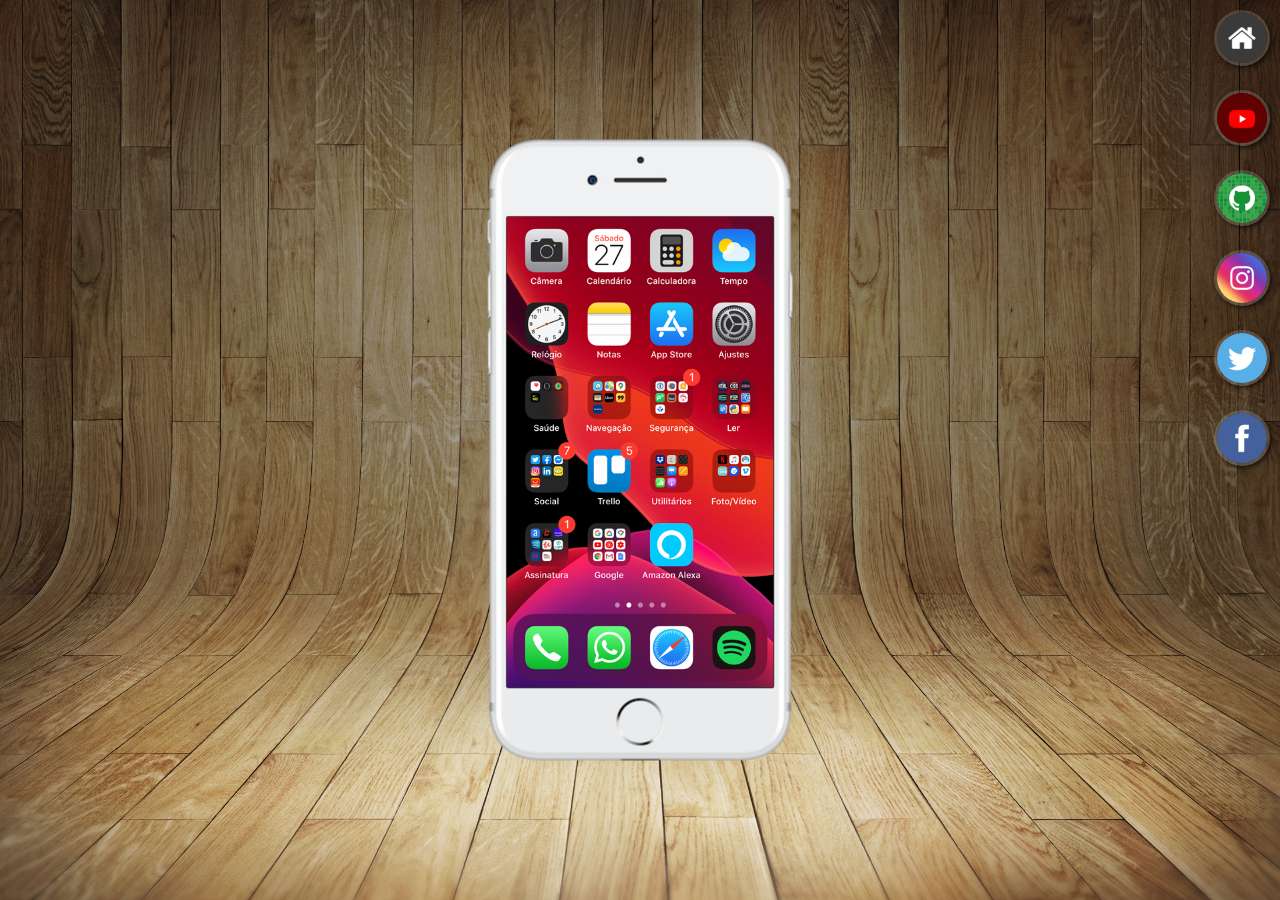
<file: index.html>
<!DOCTYPE html>
<html lang="pt-BR">
<head>
    <meta charset="UTF-8">
    <meta name="viewport" content="width=device-width, initial-scale=1.0">
    <title>Projeto Redes Sociais</title>
    <link rel="shortcut icon" href="favicon.ico" type="image/x-icon">
    <link rel="stylesheet" href="./estilo/estilo.css">
</head>
<body>
    <section id="telefone">
        <iframe src="home.html" name="tela" id="tela" frameborder="0"></iframe>
    </section>
    <section id="redes">
        <a href="home.html" target="tela"><img src="imagens/logo-home.jpg" alt="Home"></a><br>
        <a href="youtube.html" target="tela"><img src="imagens/logo-youtube.jpg" alt="Youtube"></a><br>
        <a href="github.html" target="tela"><img src="imagens/logo-github.jpg" alt="GitHub"></a><br>
        <a href="instagram.html" target="tela"><img src="imagens/logo-instagram.jpg" alt="Instagram"></a><br>
        <a href="twitter.html" target="tela"><img src="imagens/logo-twitter.jpg" alt="Twitter"></a><br>
        <a href="facebook.html" target="tela"><img src="imagens/logo-facebook.jpg" alt="Facebook"></a>
    </section>
</body>
</html>
</file>
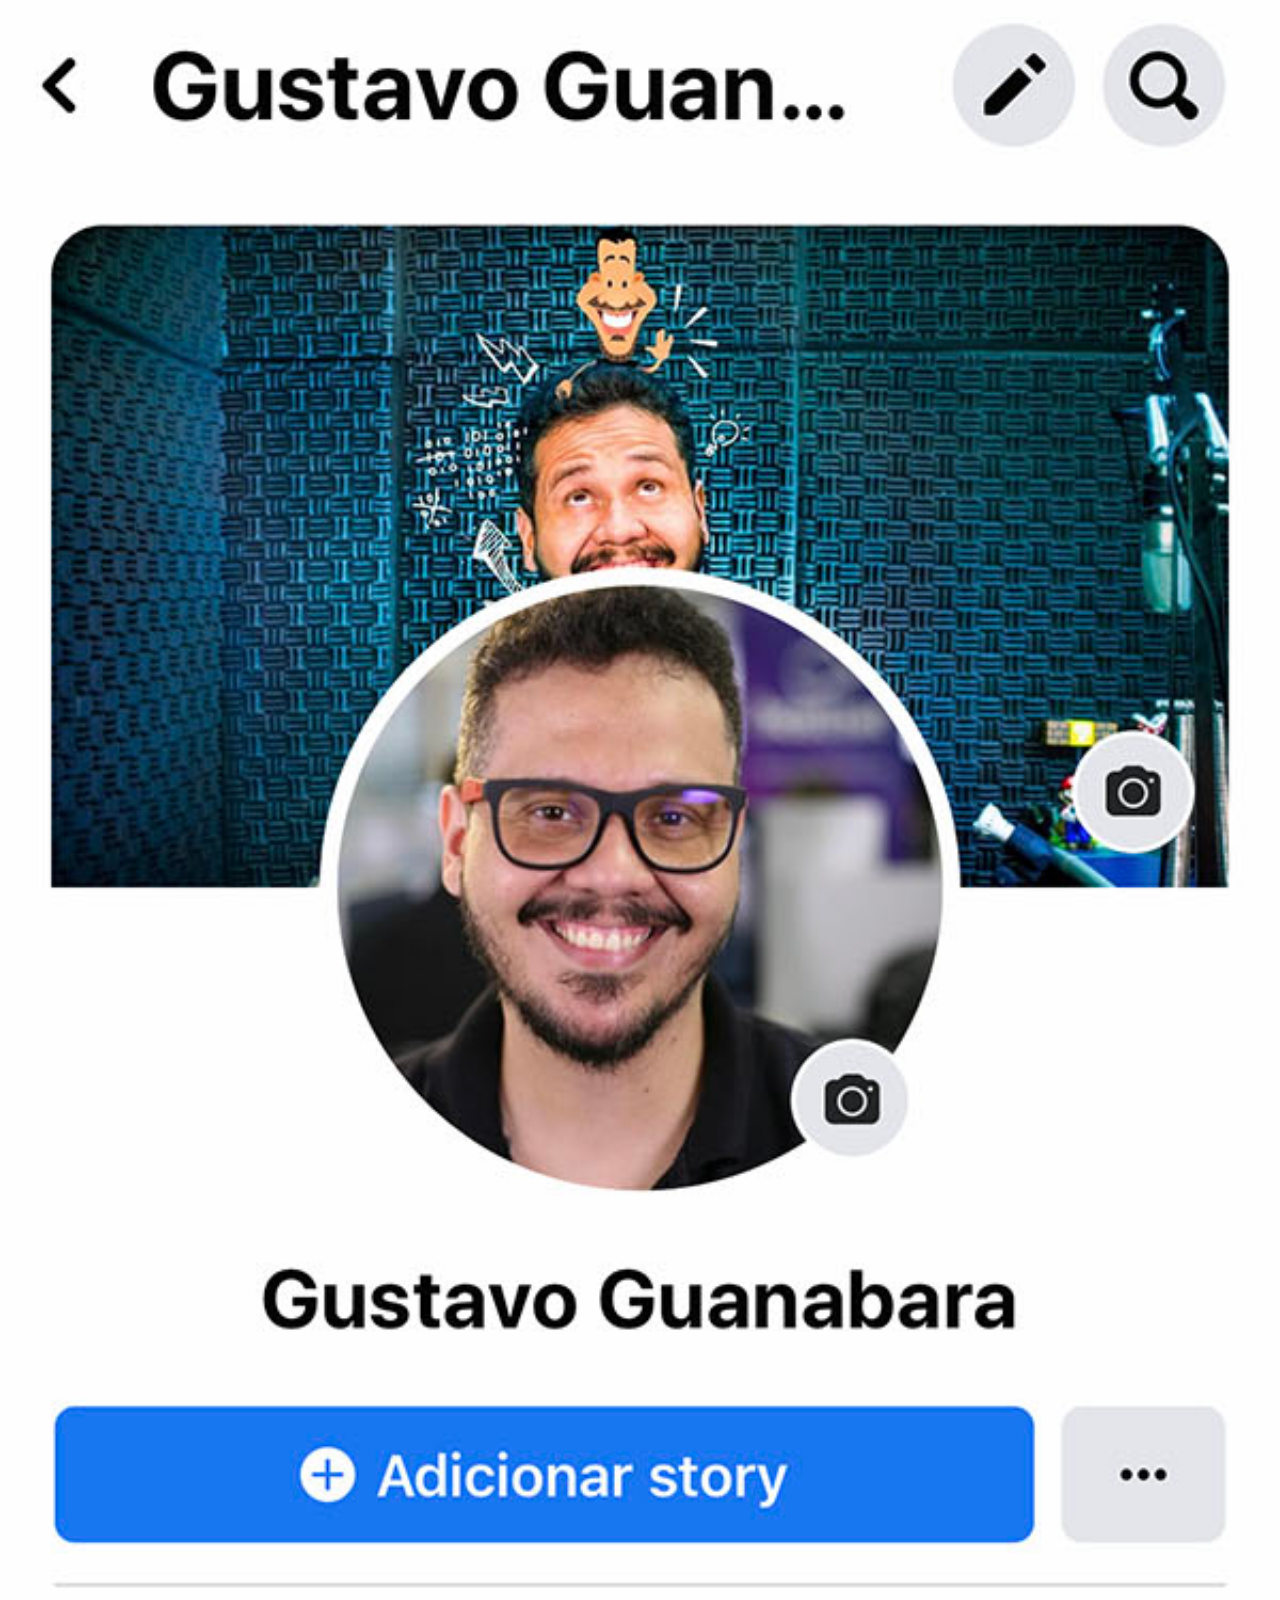
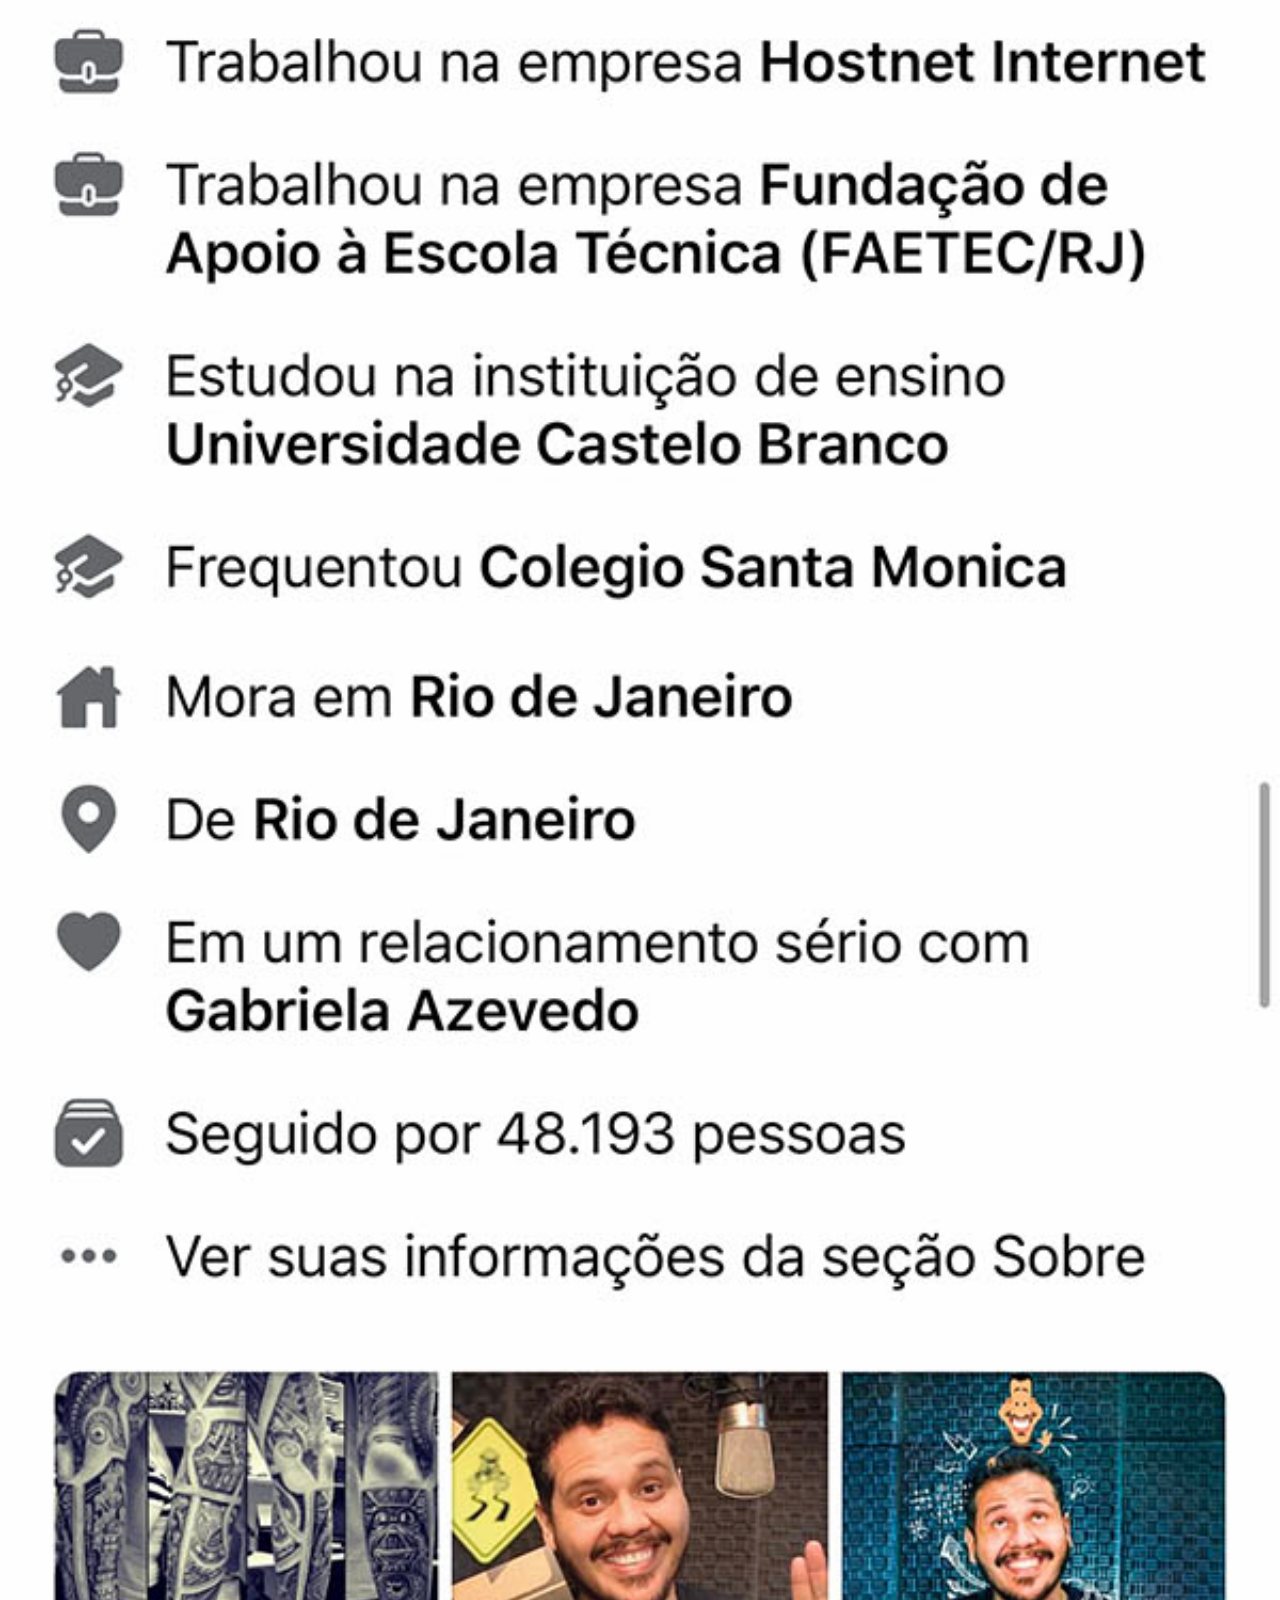
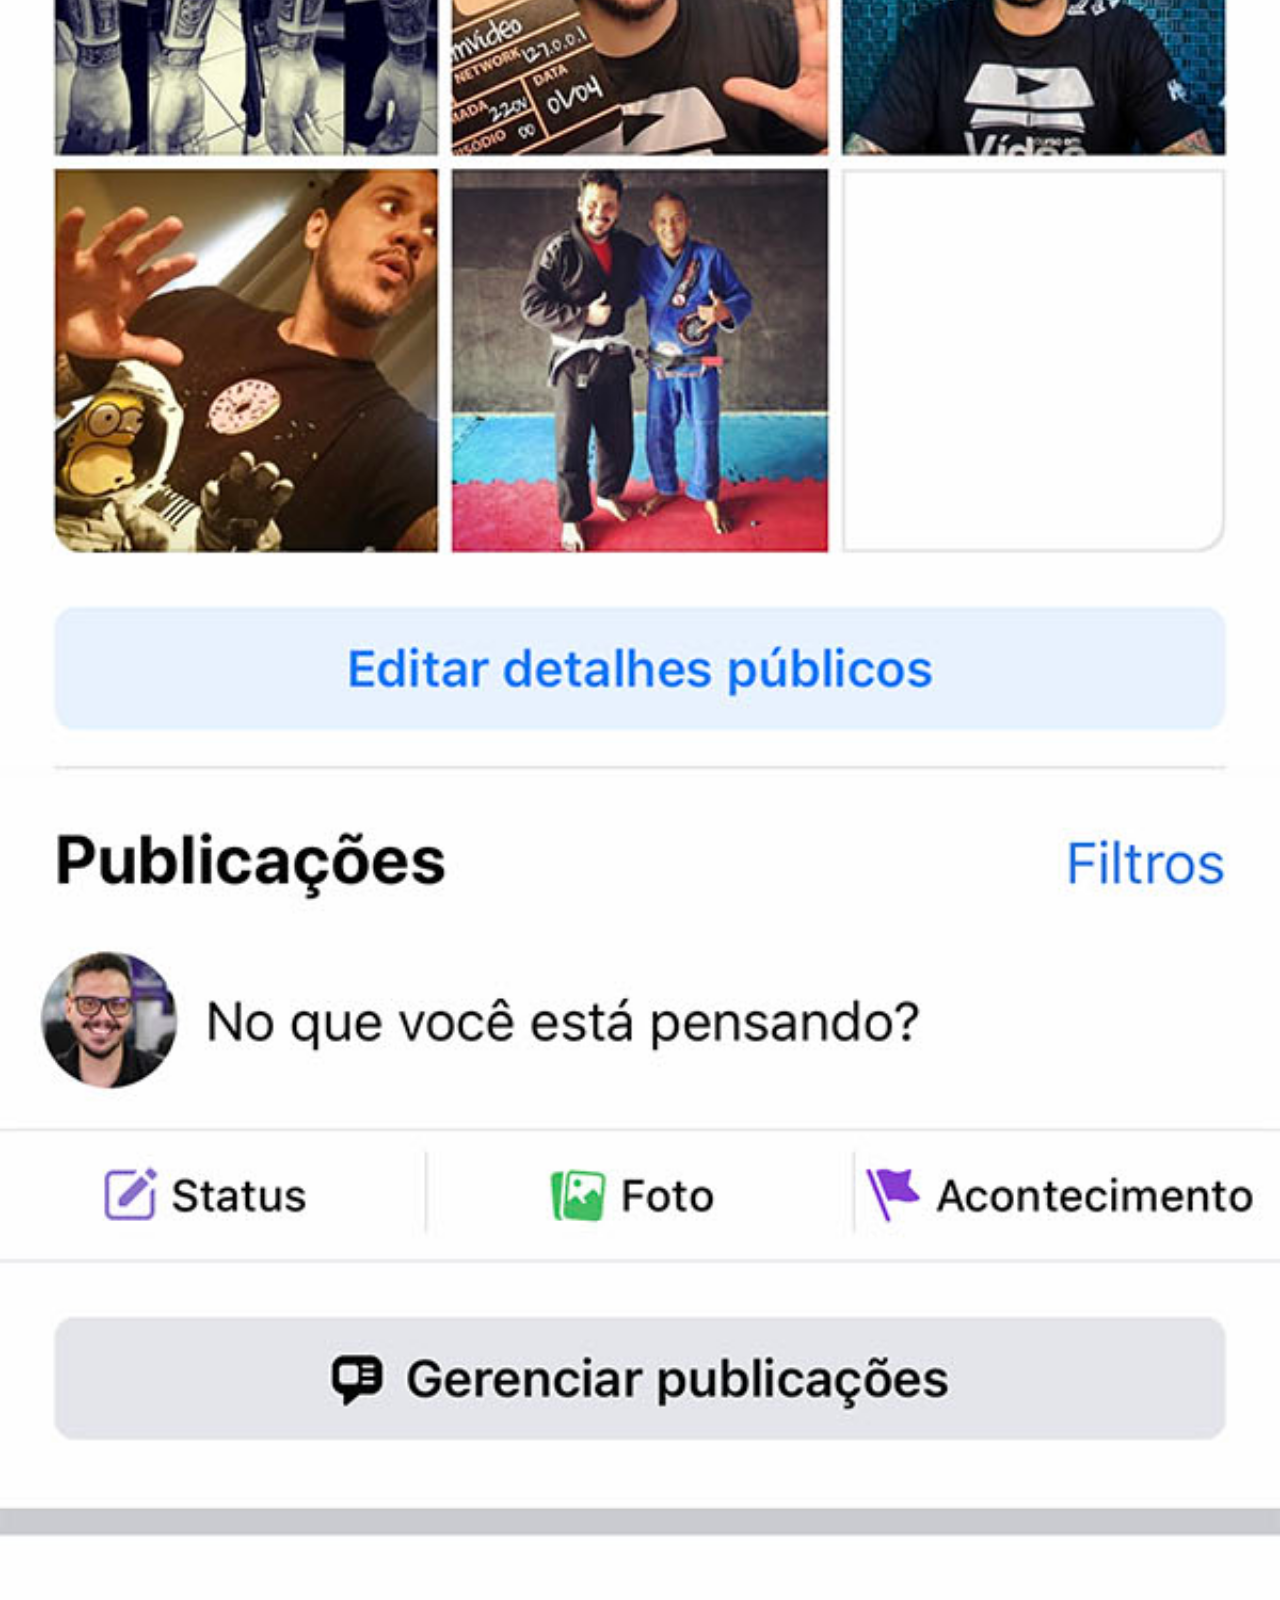
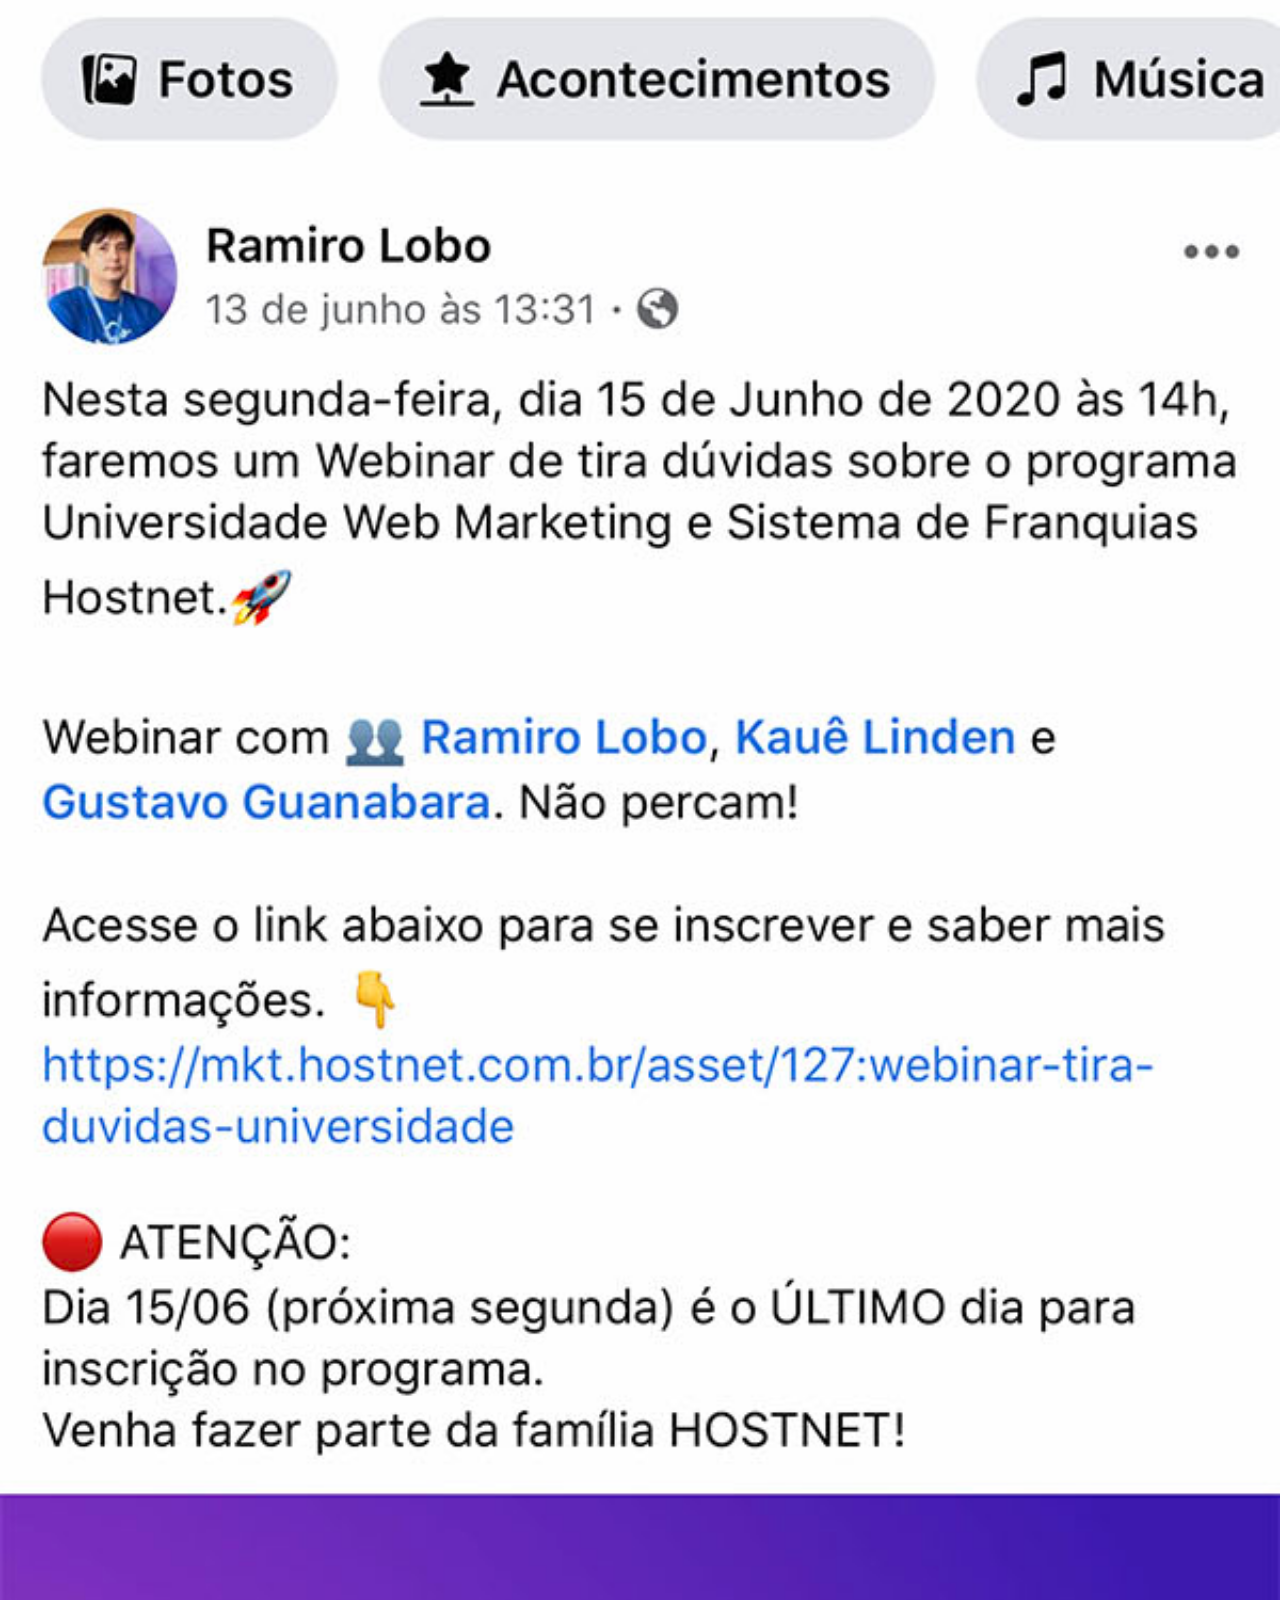
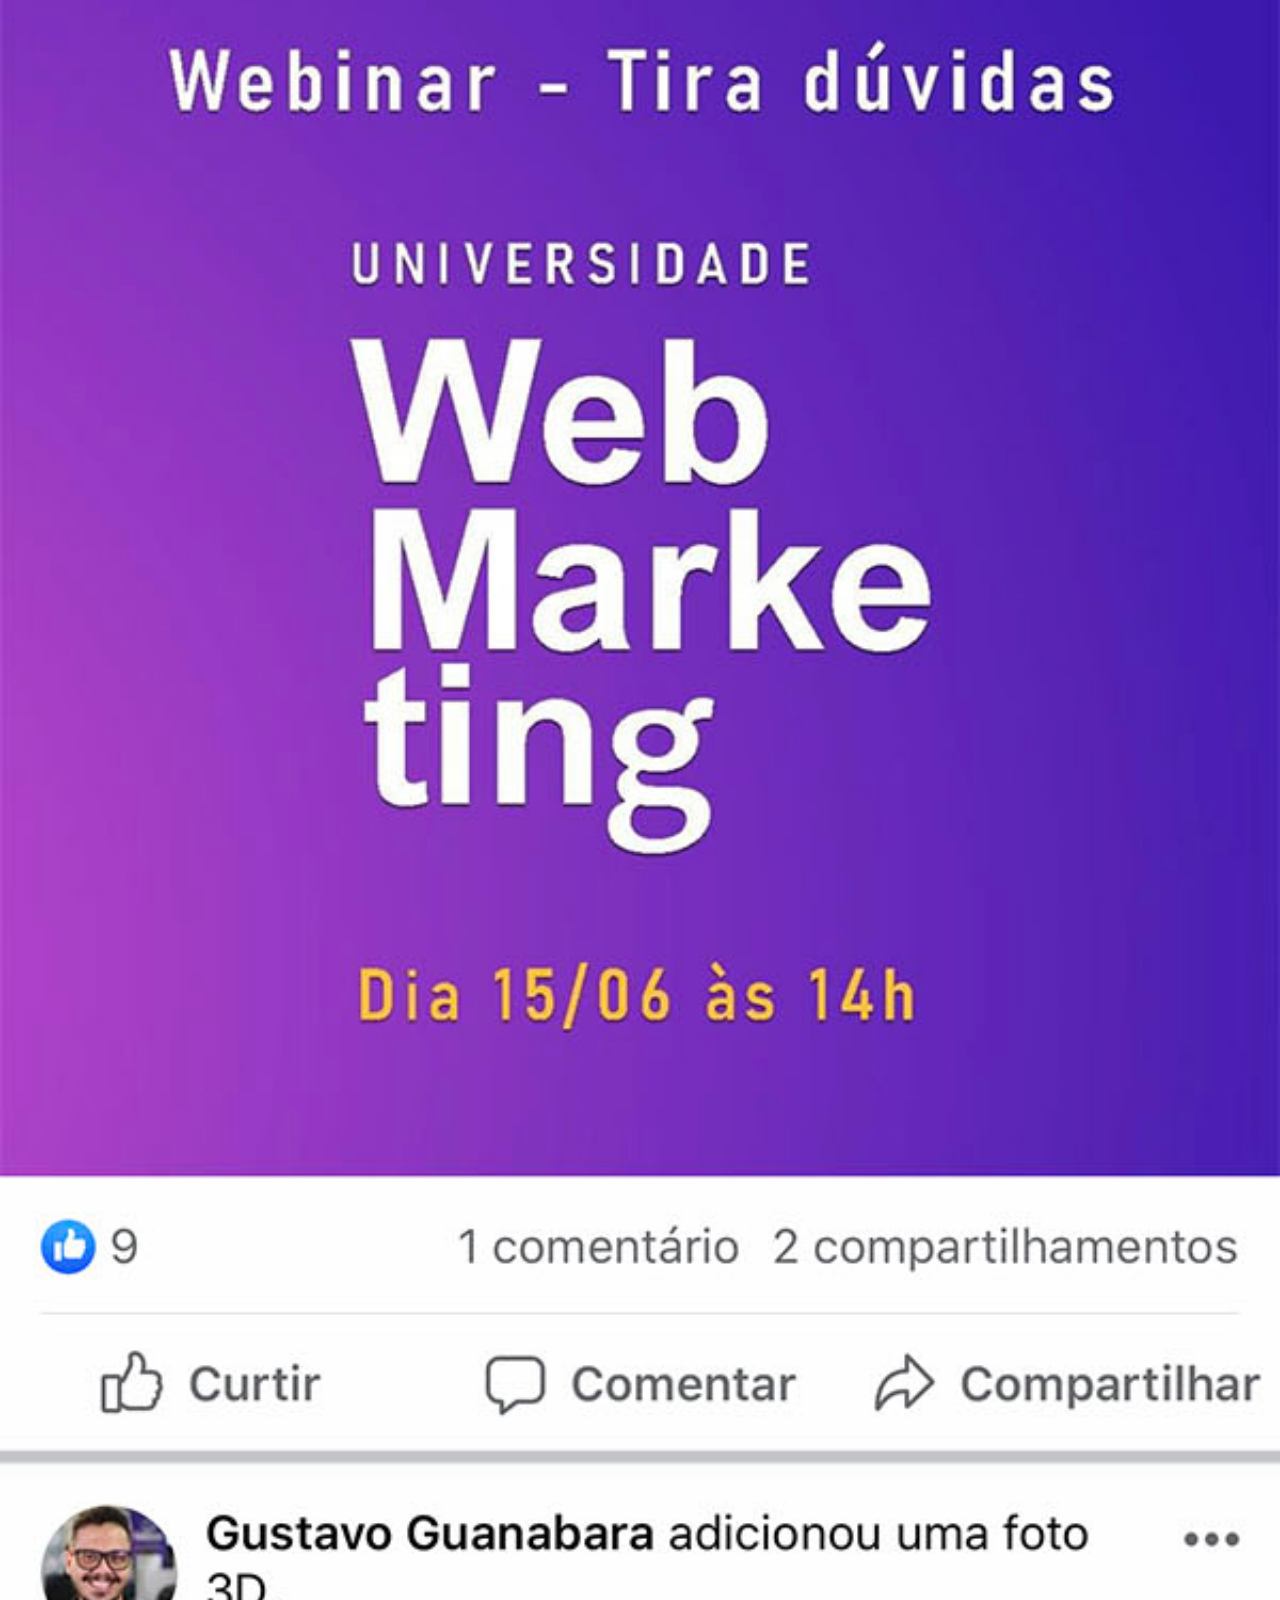
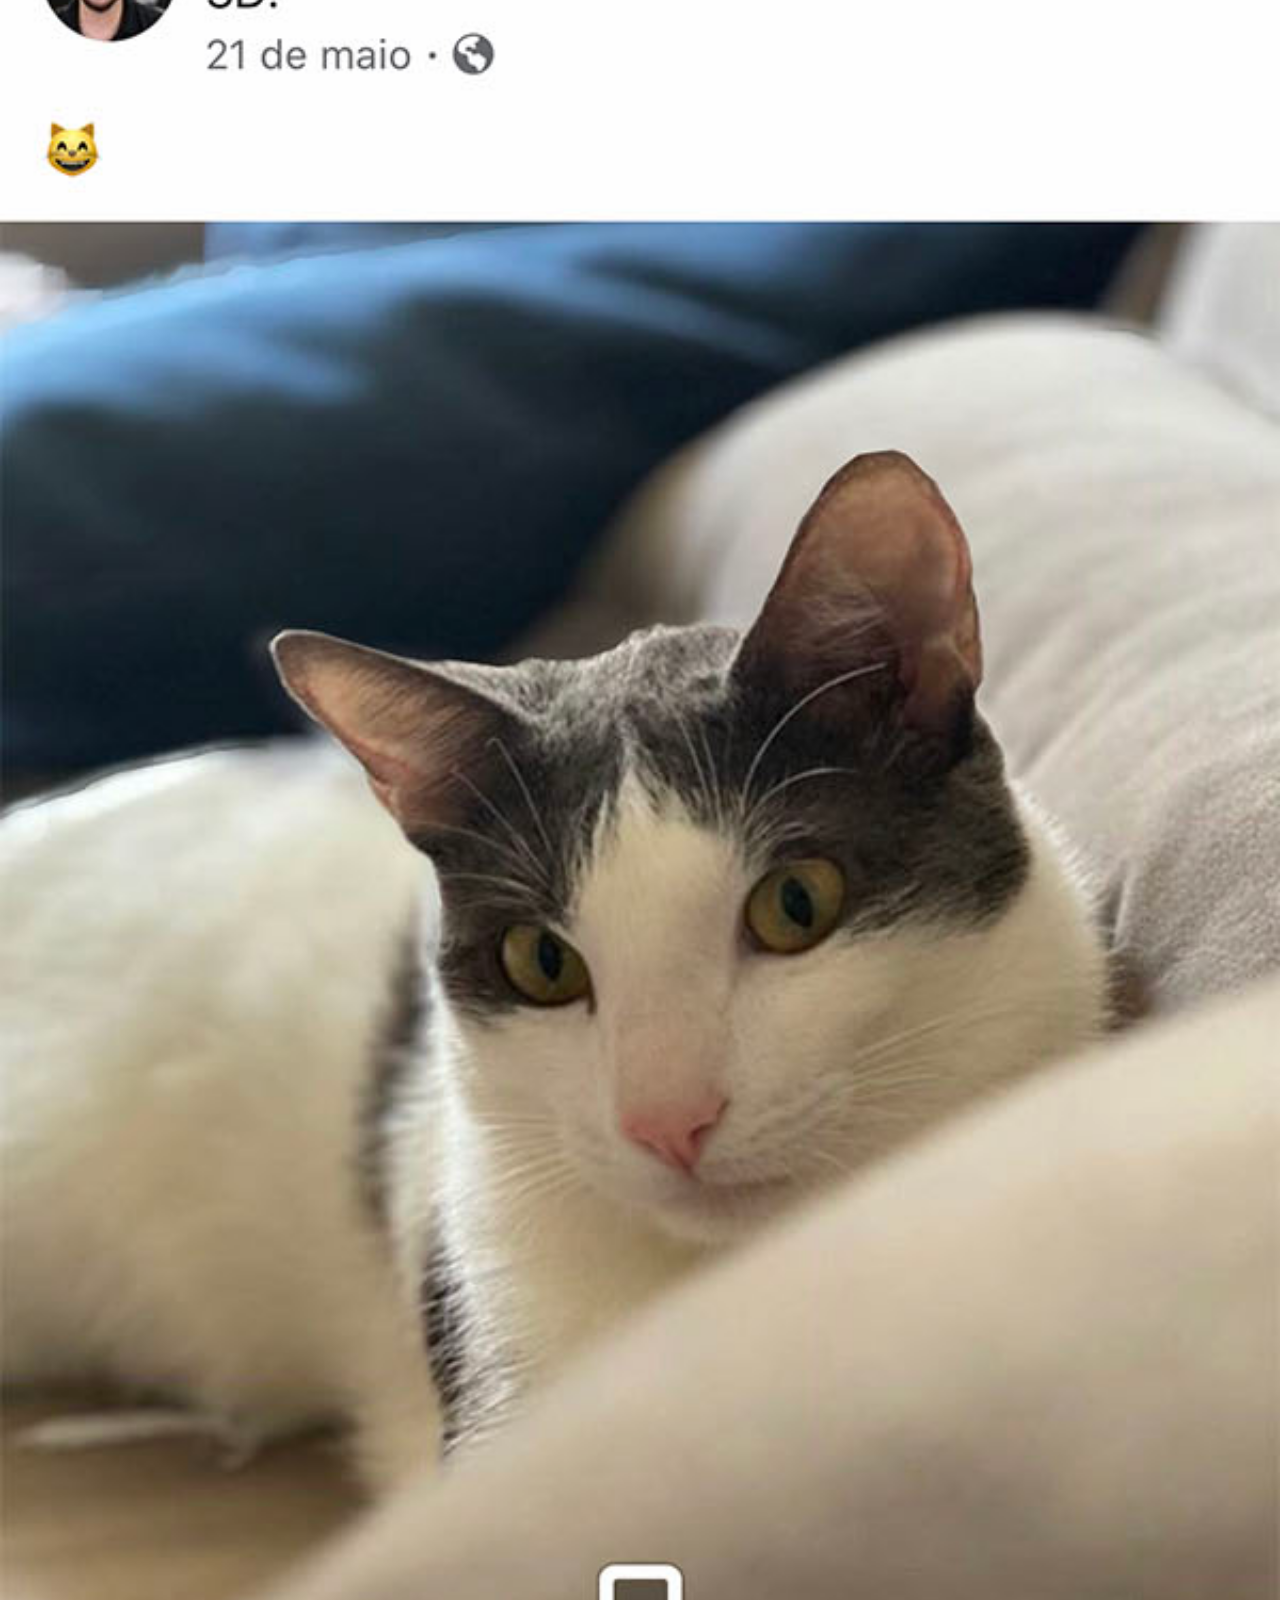
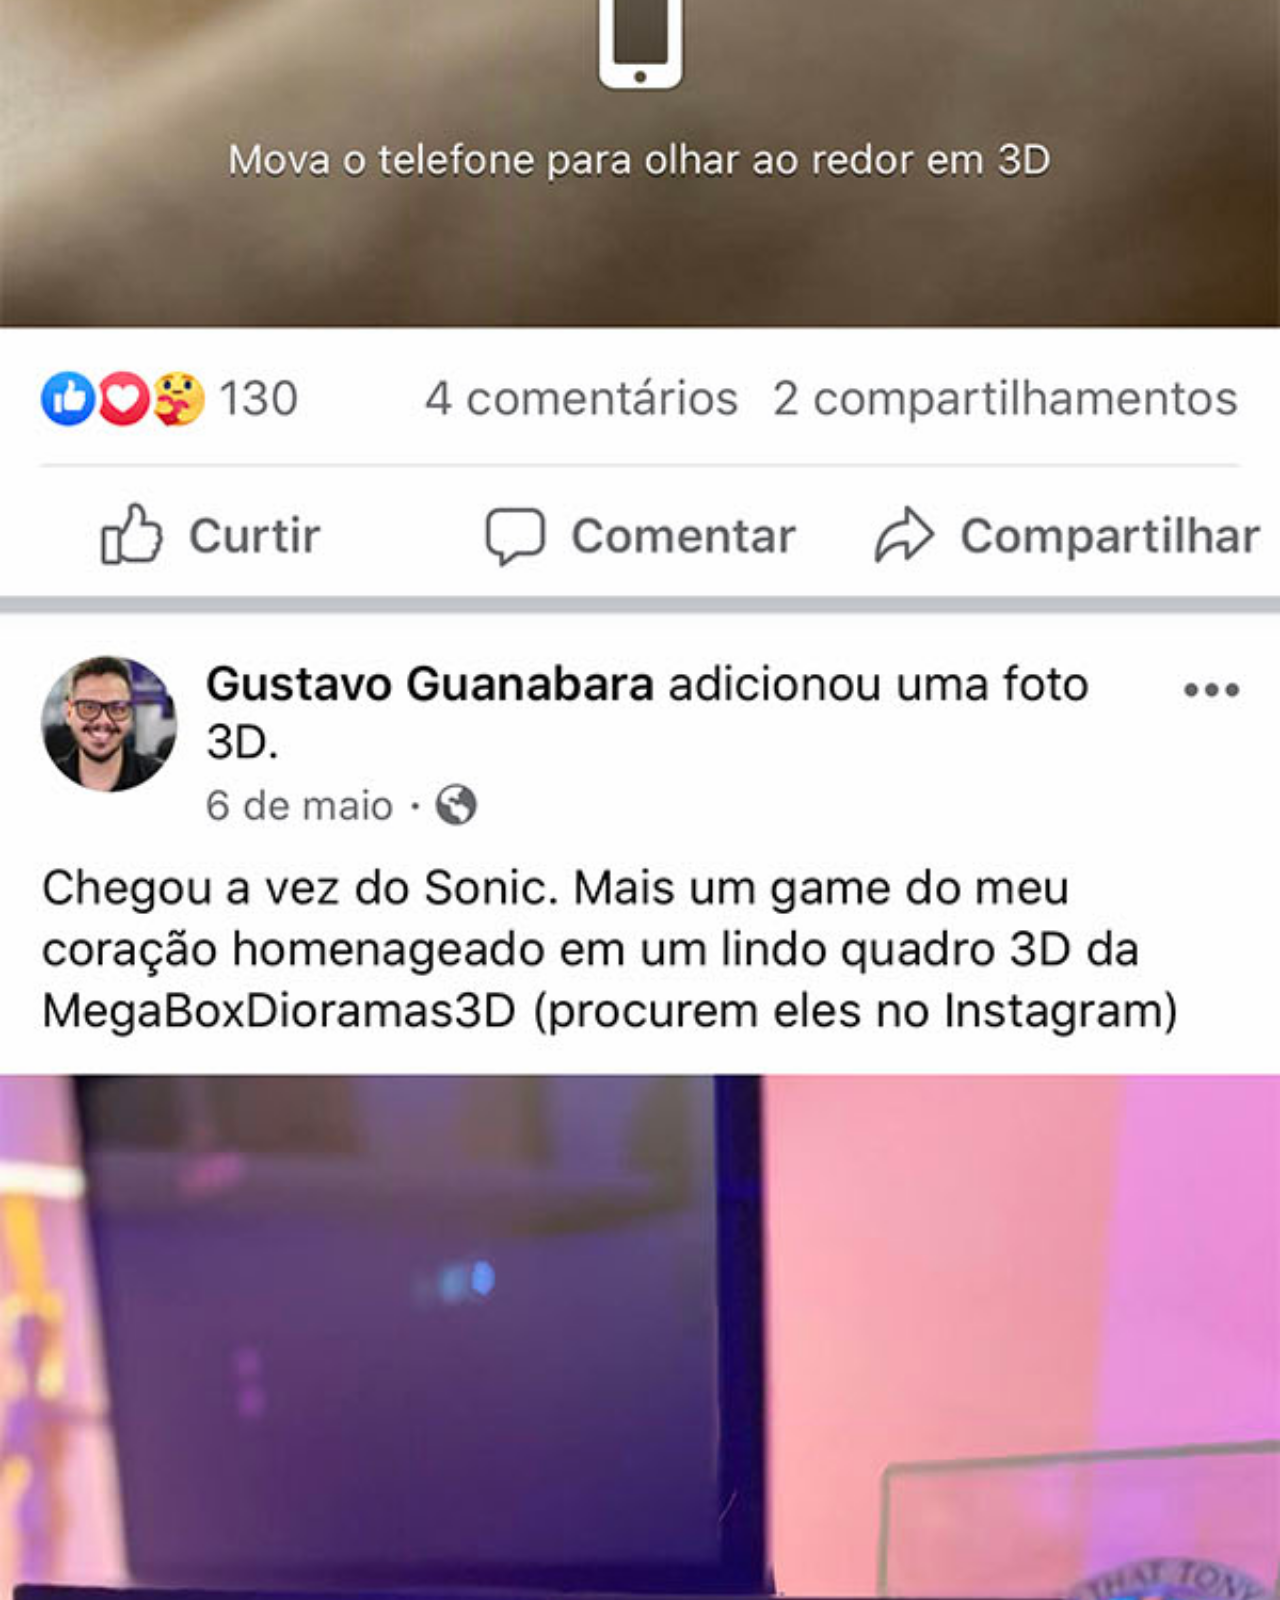
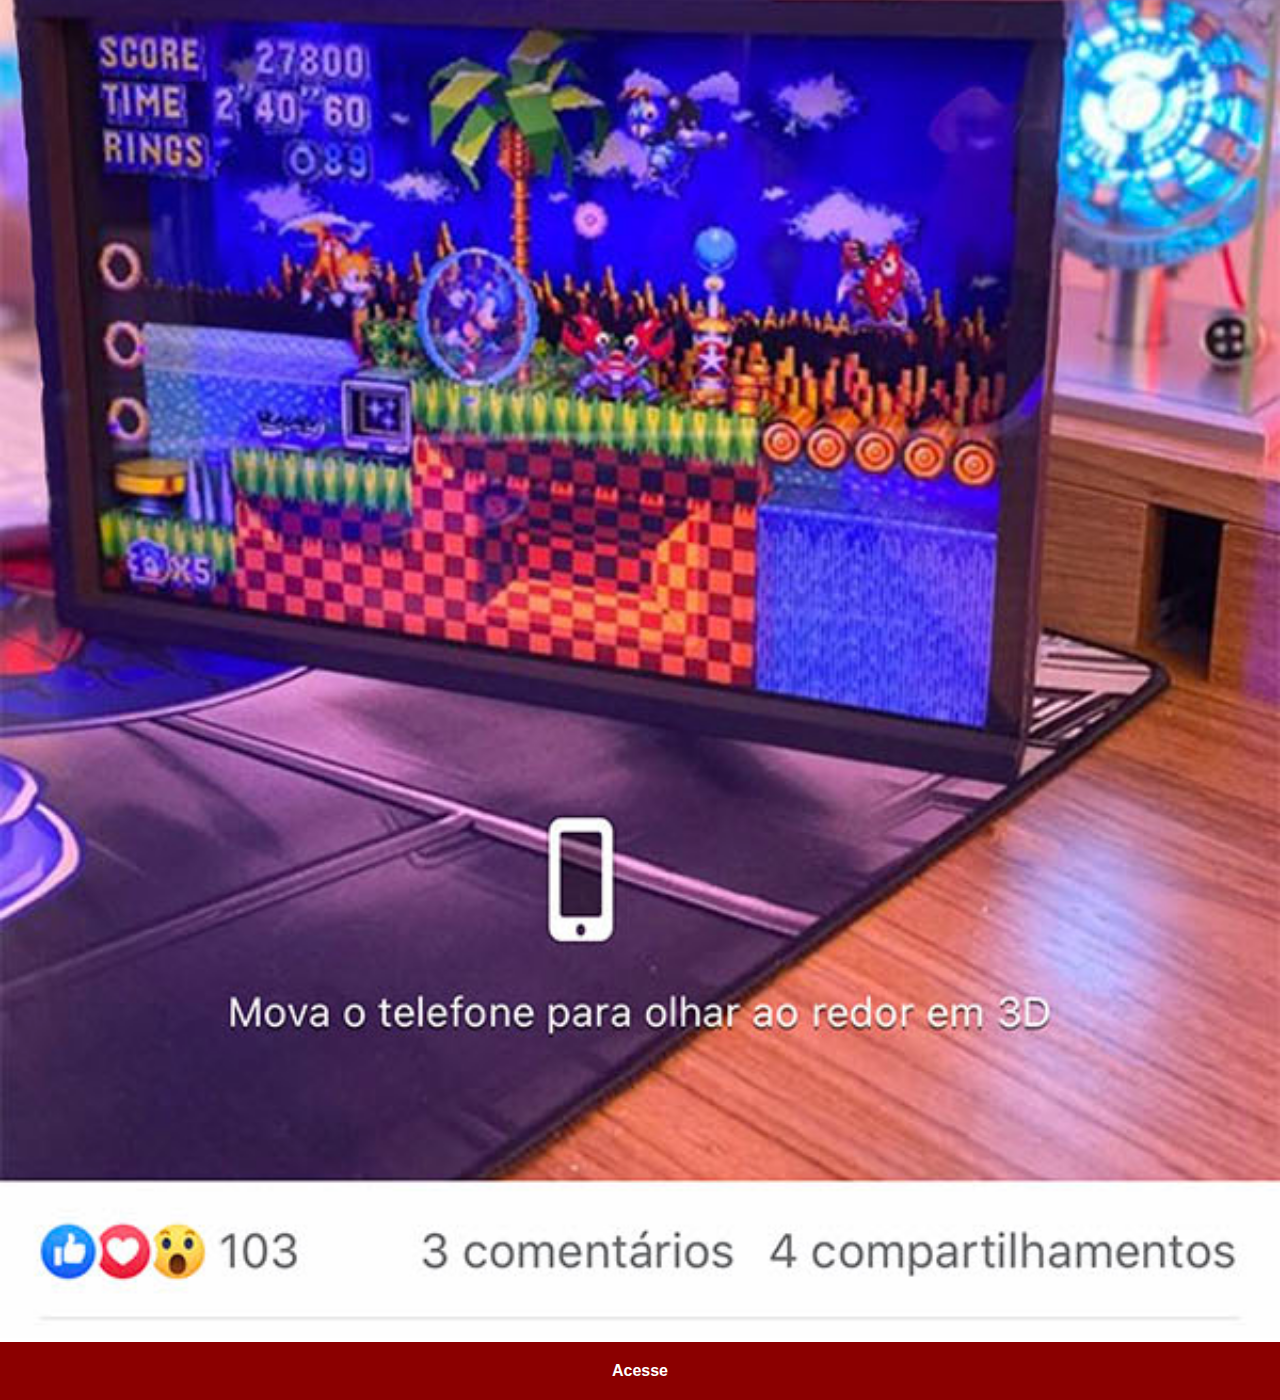
<file: facebook.html>
<!DOCTYPE html>
<html lang="pt-BR">
<head>
    <meta charset="UTF-8">
    <meta name="viewport" content="width=device-width, initial-scale=1.0">
    <title>Facebook</title>
    <link rel="stylesheet" href="estilo/social.css">
</head>
<body>
    <img src="imagens/tela-facebook.jpg" alt="Facebook">
    <a href="https://www.facebook.com/marcus.juliano.cherato.ferreira/" target="_blank">Acesse</a>
</body>
</html>
</file>
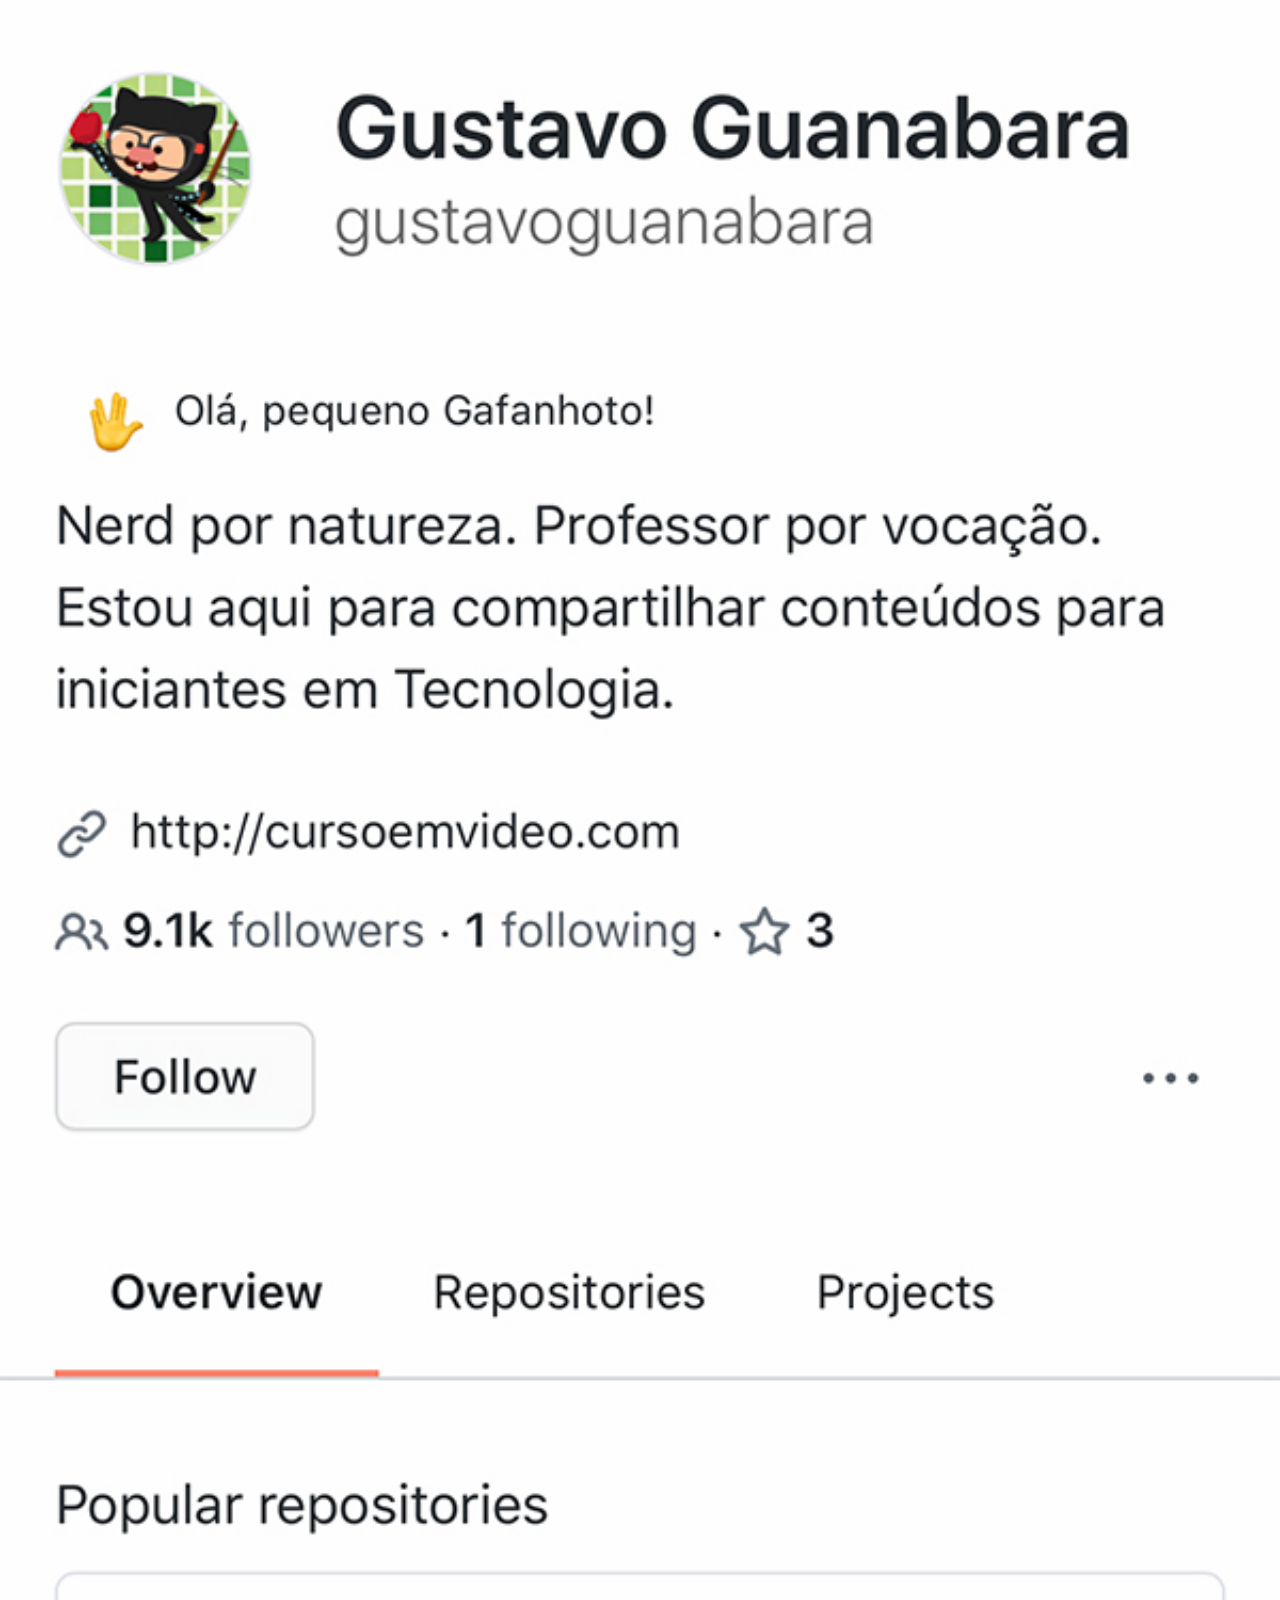
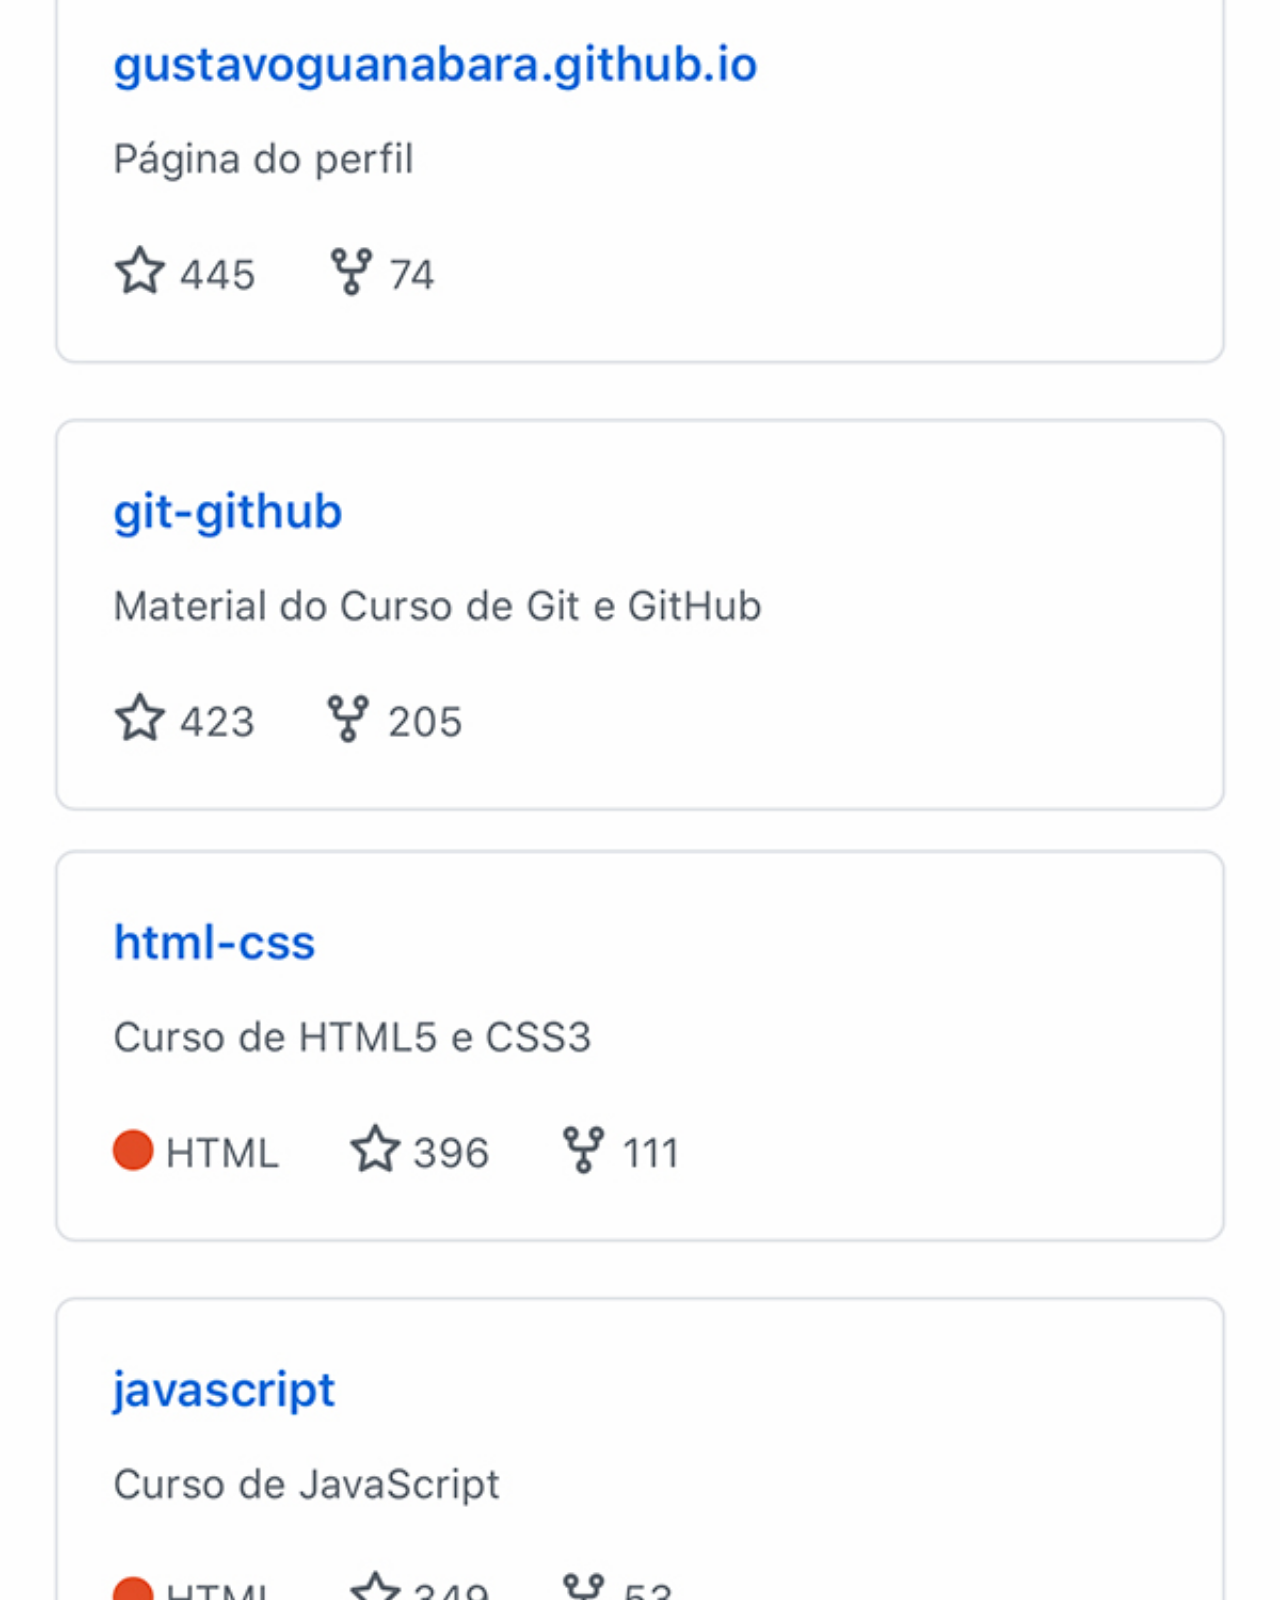
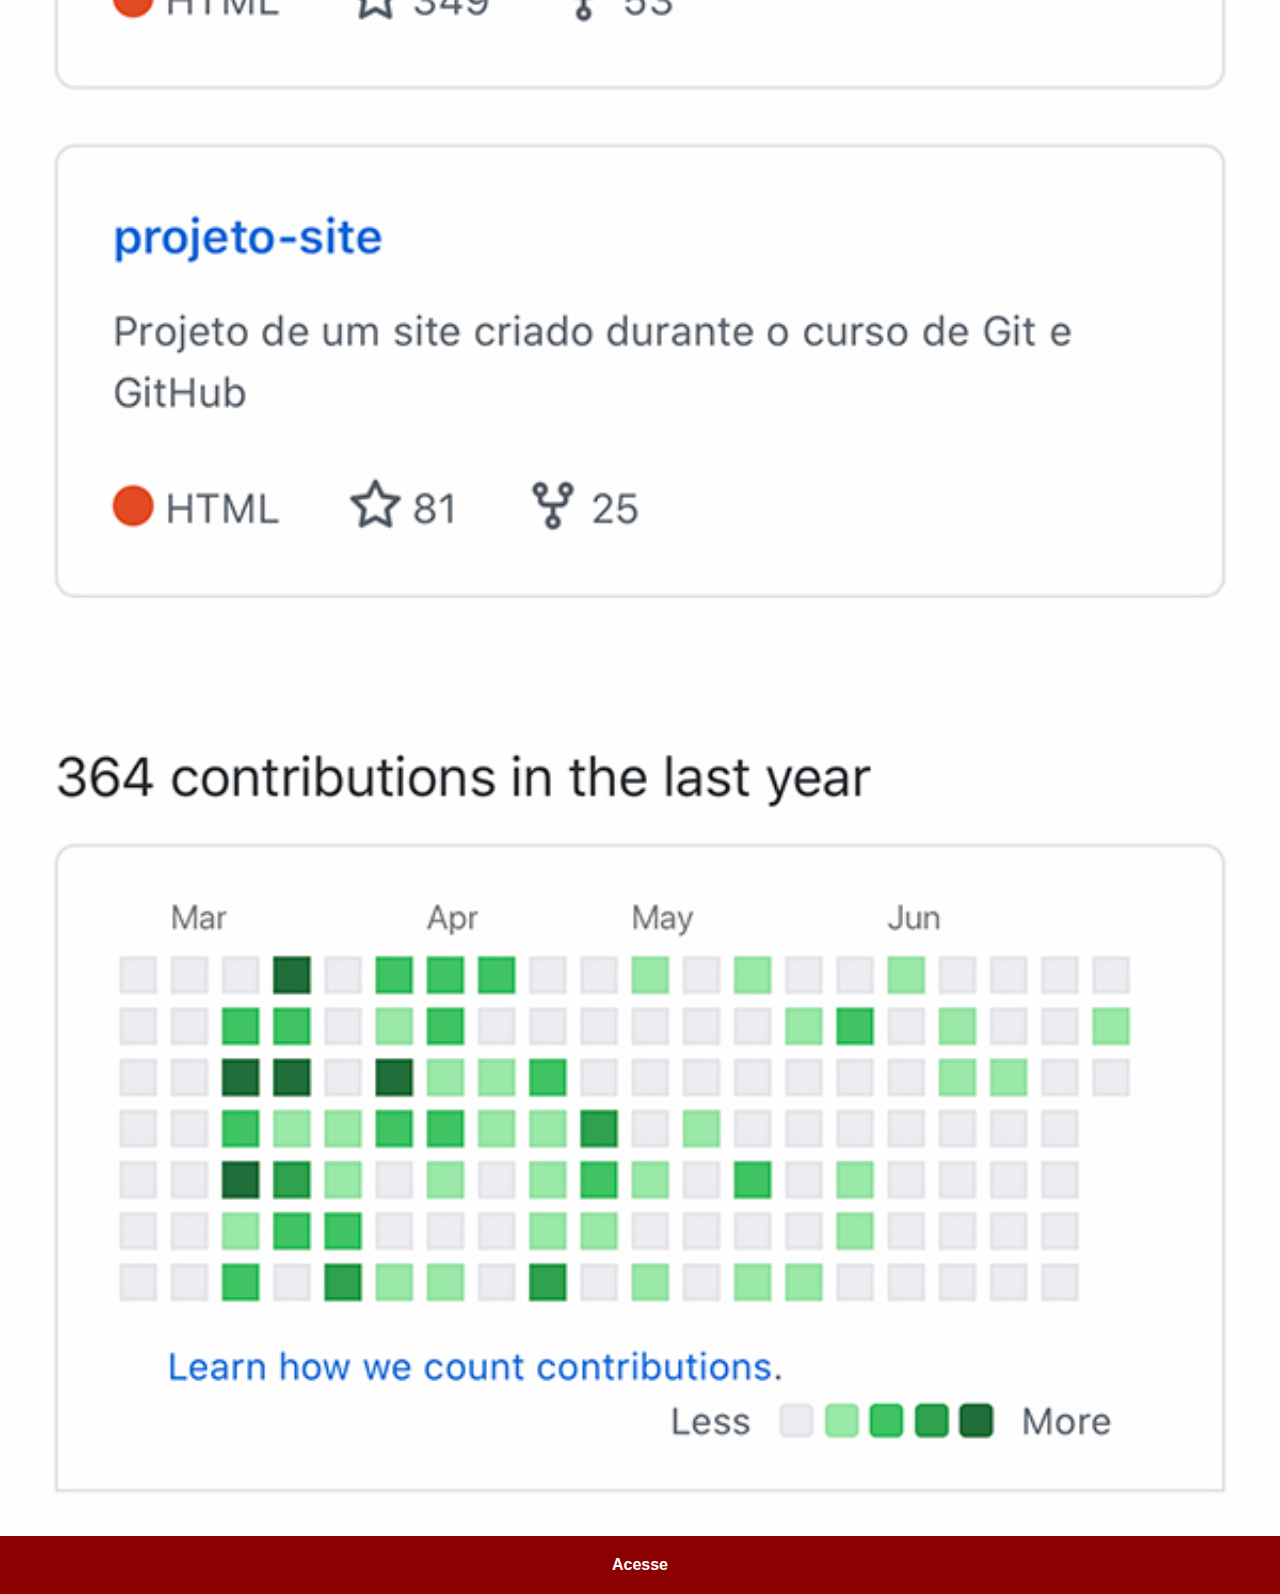
<file: github.html>
<!DOCTYPE html>
<html lang="pt-BR">
<head>
    <meta charset="UTF-8">
    <meta name="viewport" content="width=device-width, initial-scale=1.0">
    <title>GitHub</title>
    <link rel="stylesheet" href="estilo/social.css">
</head>
<body>
    <img src="imagens/tela-github.jpg" alt="GitHub">
    <a href="https://github.com/cherato" target="_blank">Acesse</a>
</body>
</html>
</file>
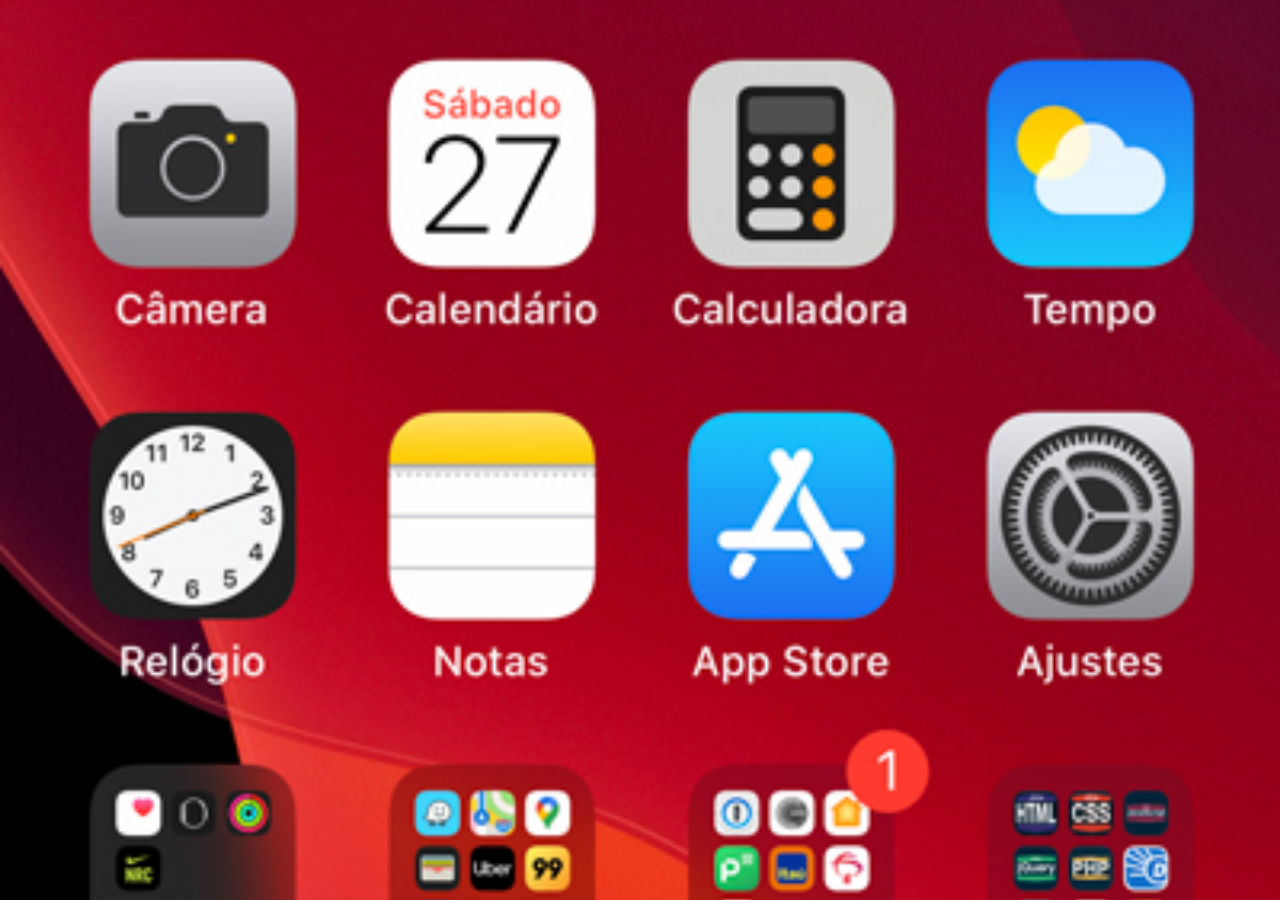
<file: home.html>
<!DOCTYPE html>
<html lang="pt-BR">
<head>
    <meta charset="UTF-8">
    <meta name="viewport" content="width=device-width, initial-scale=1.0">
    <title>Home</title>
</head>
    <style>
        * {
            margin: 0px;
            padding: 0px;
        }

        body {
            width: 100vw;
            height: 100vh;
            background: black url(./imagens/tela-home.jpg) no-repeat top center;
            background-size: cover;
        }
    </style>
<body>
    
</body>
</html>
</file>
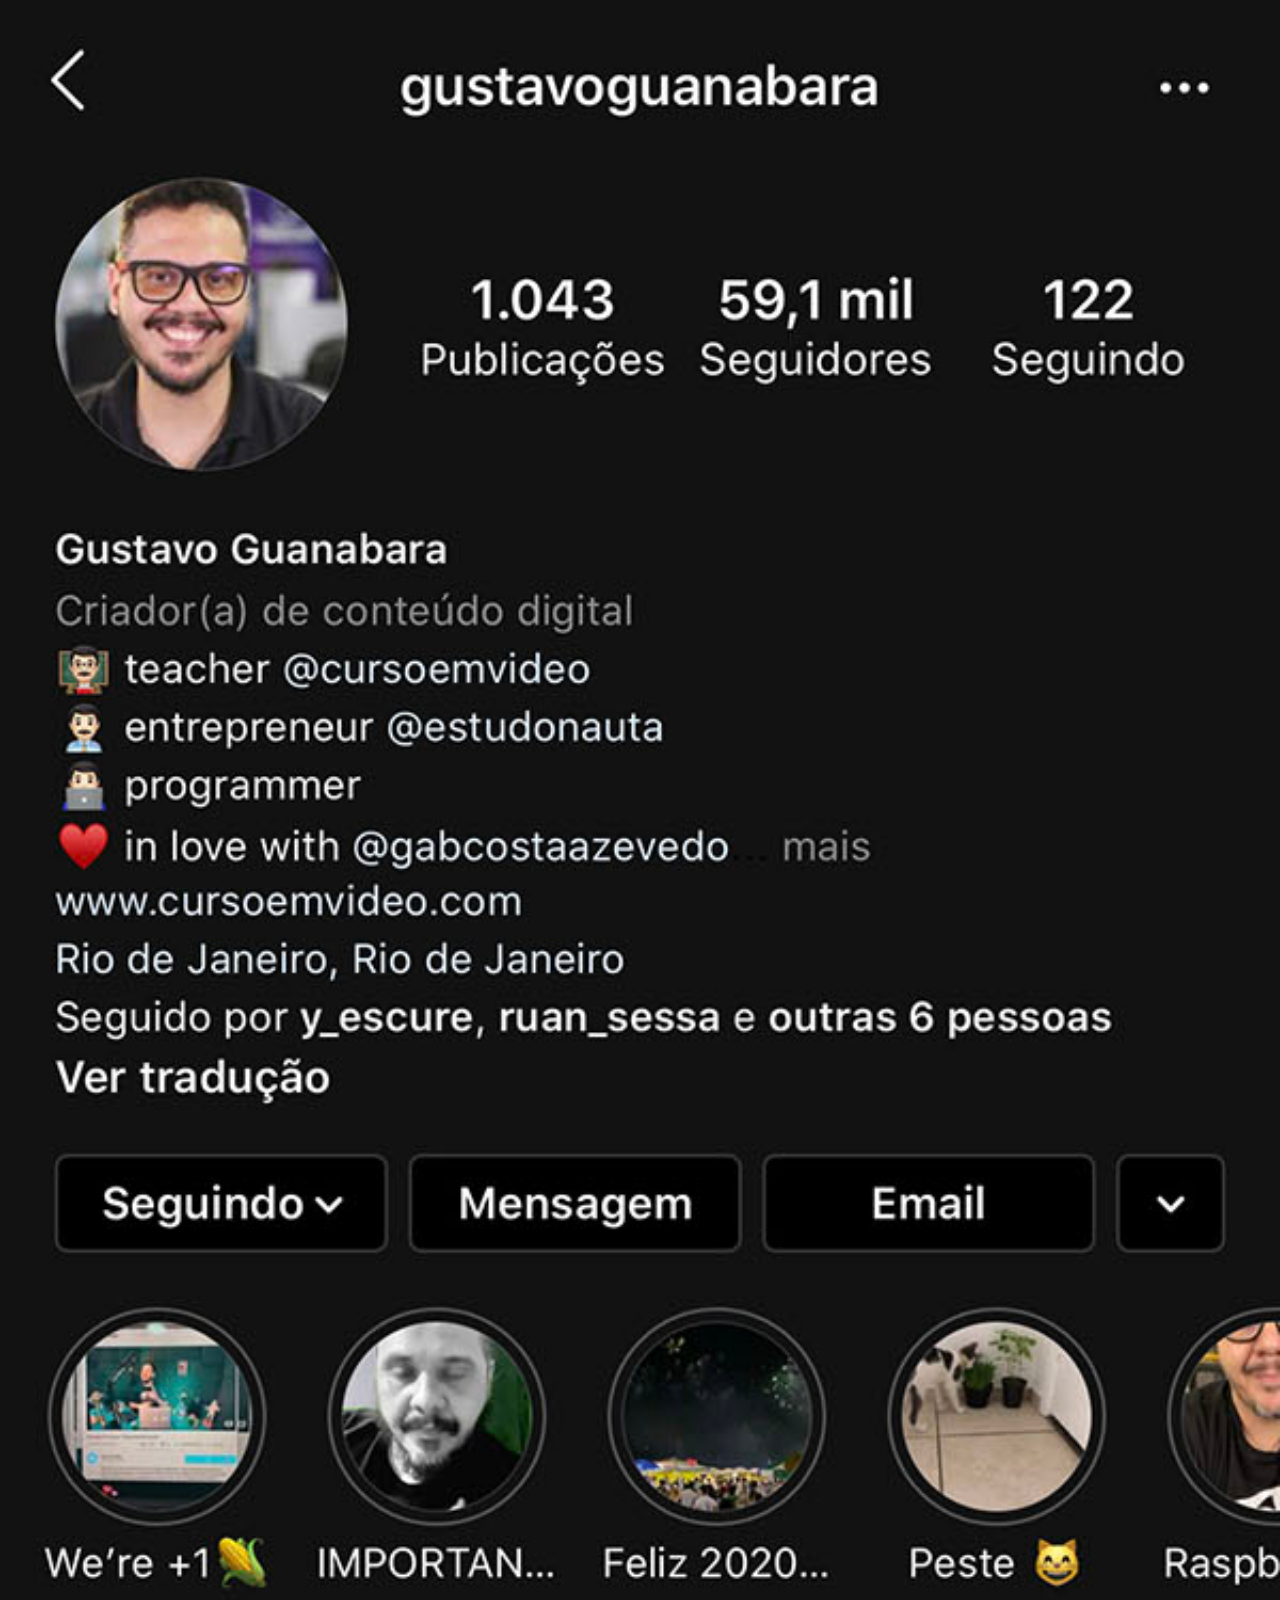
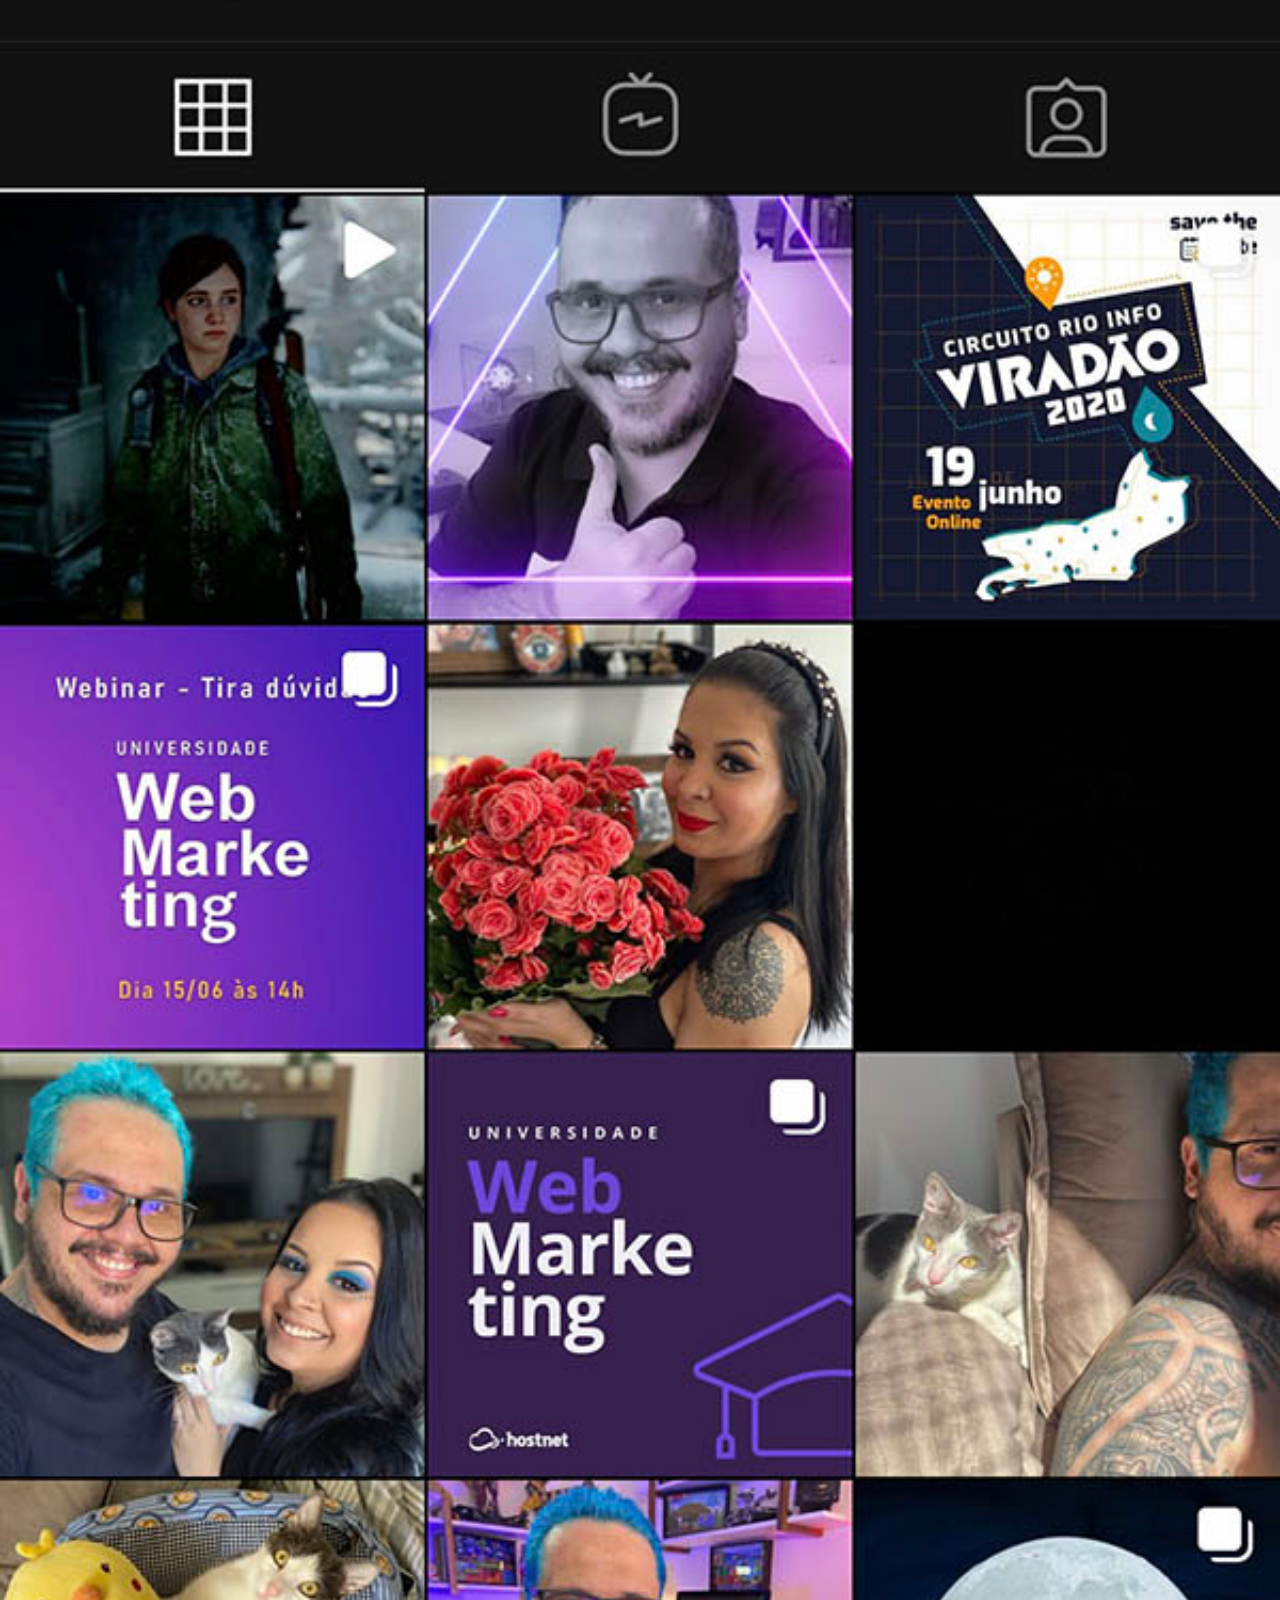
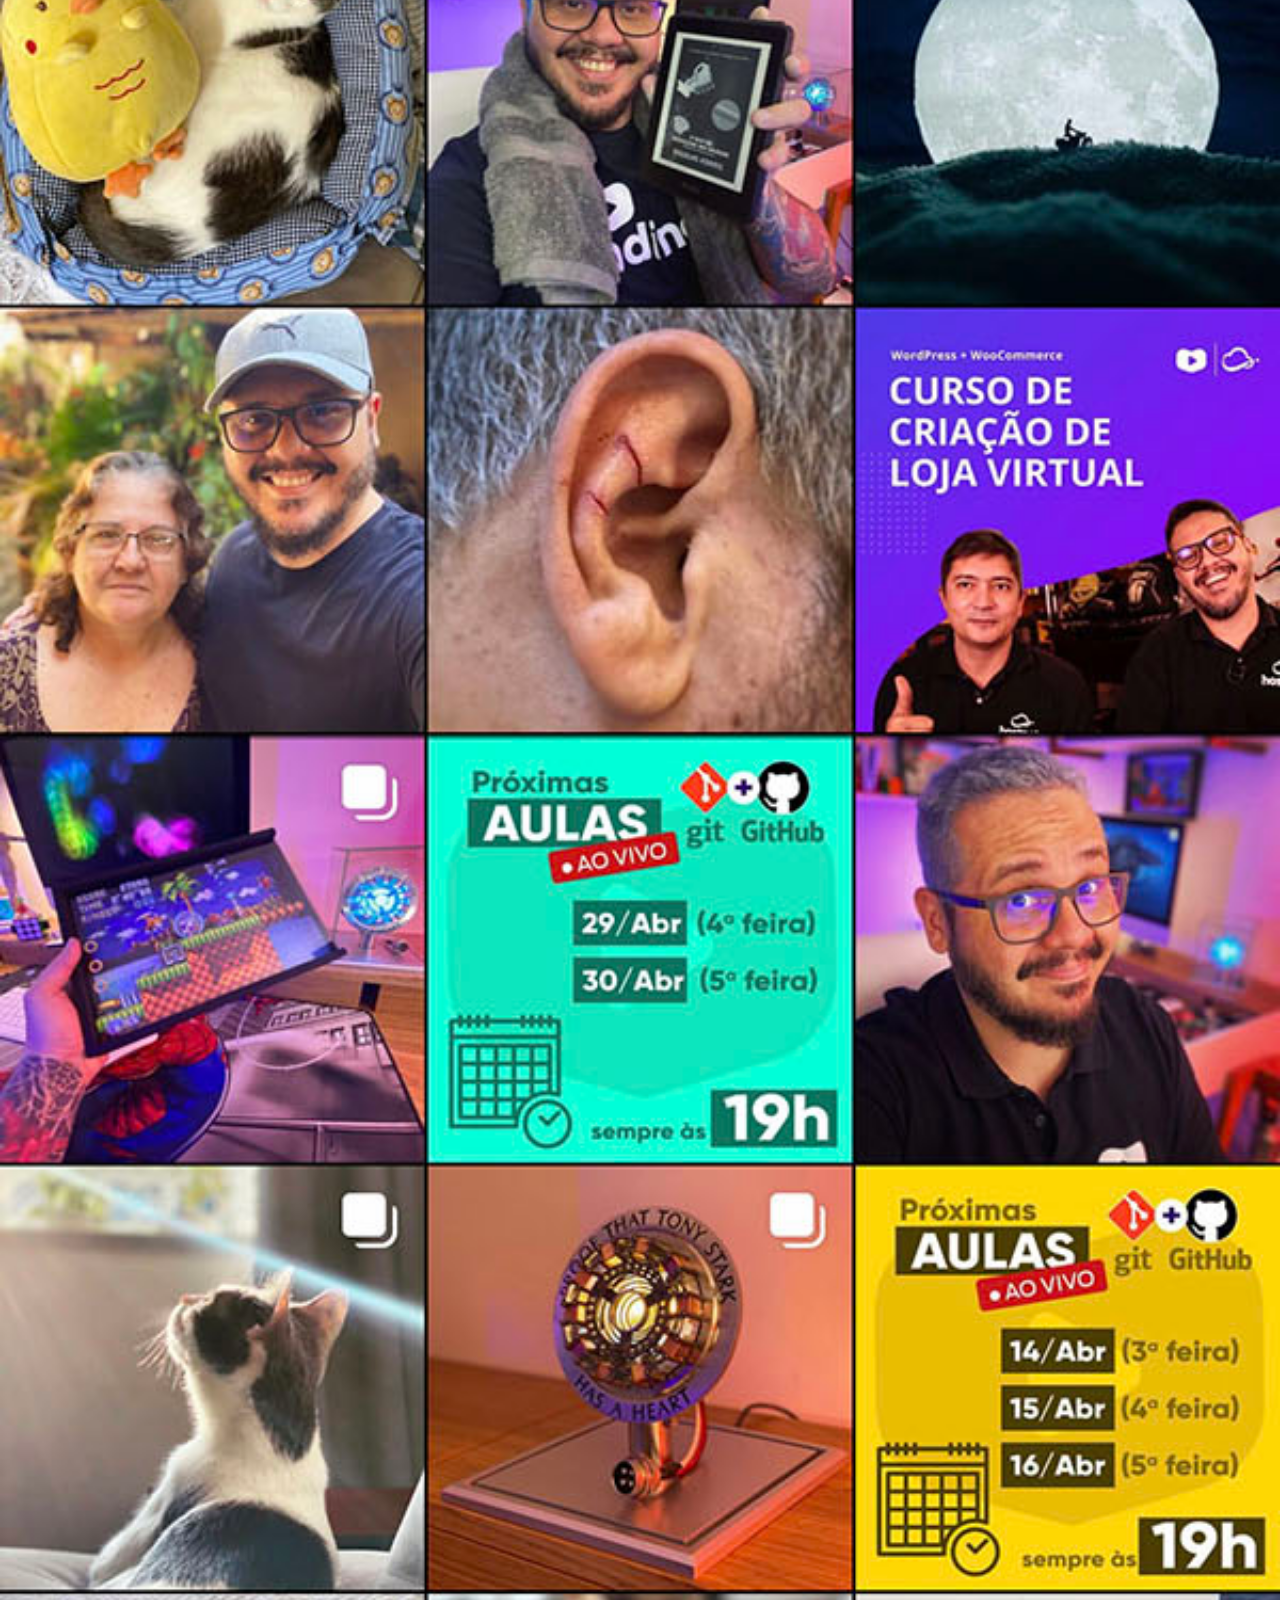
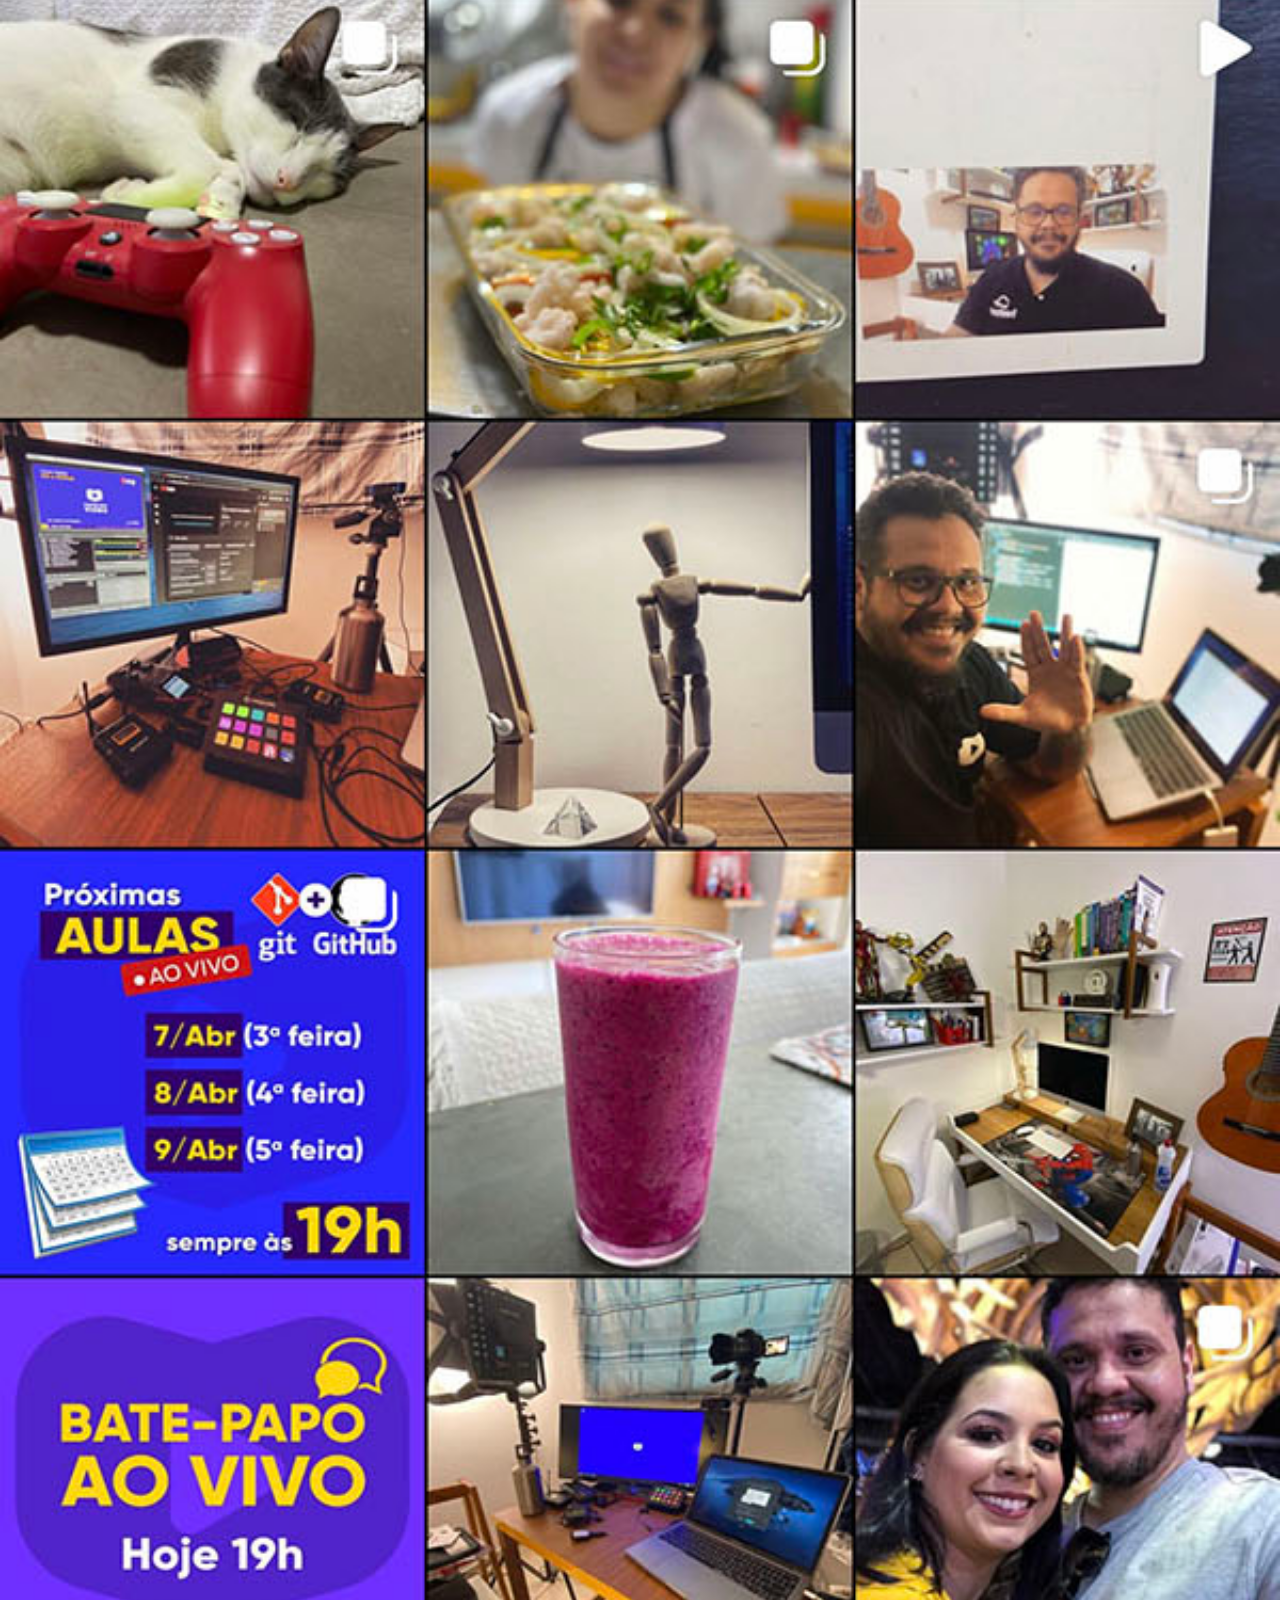
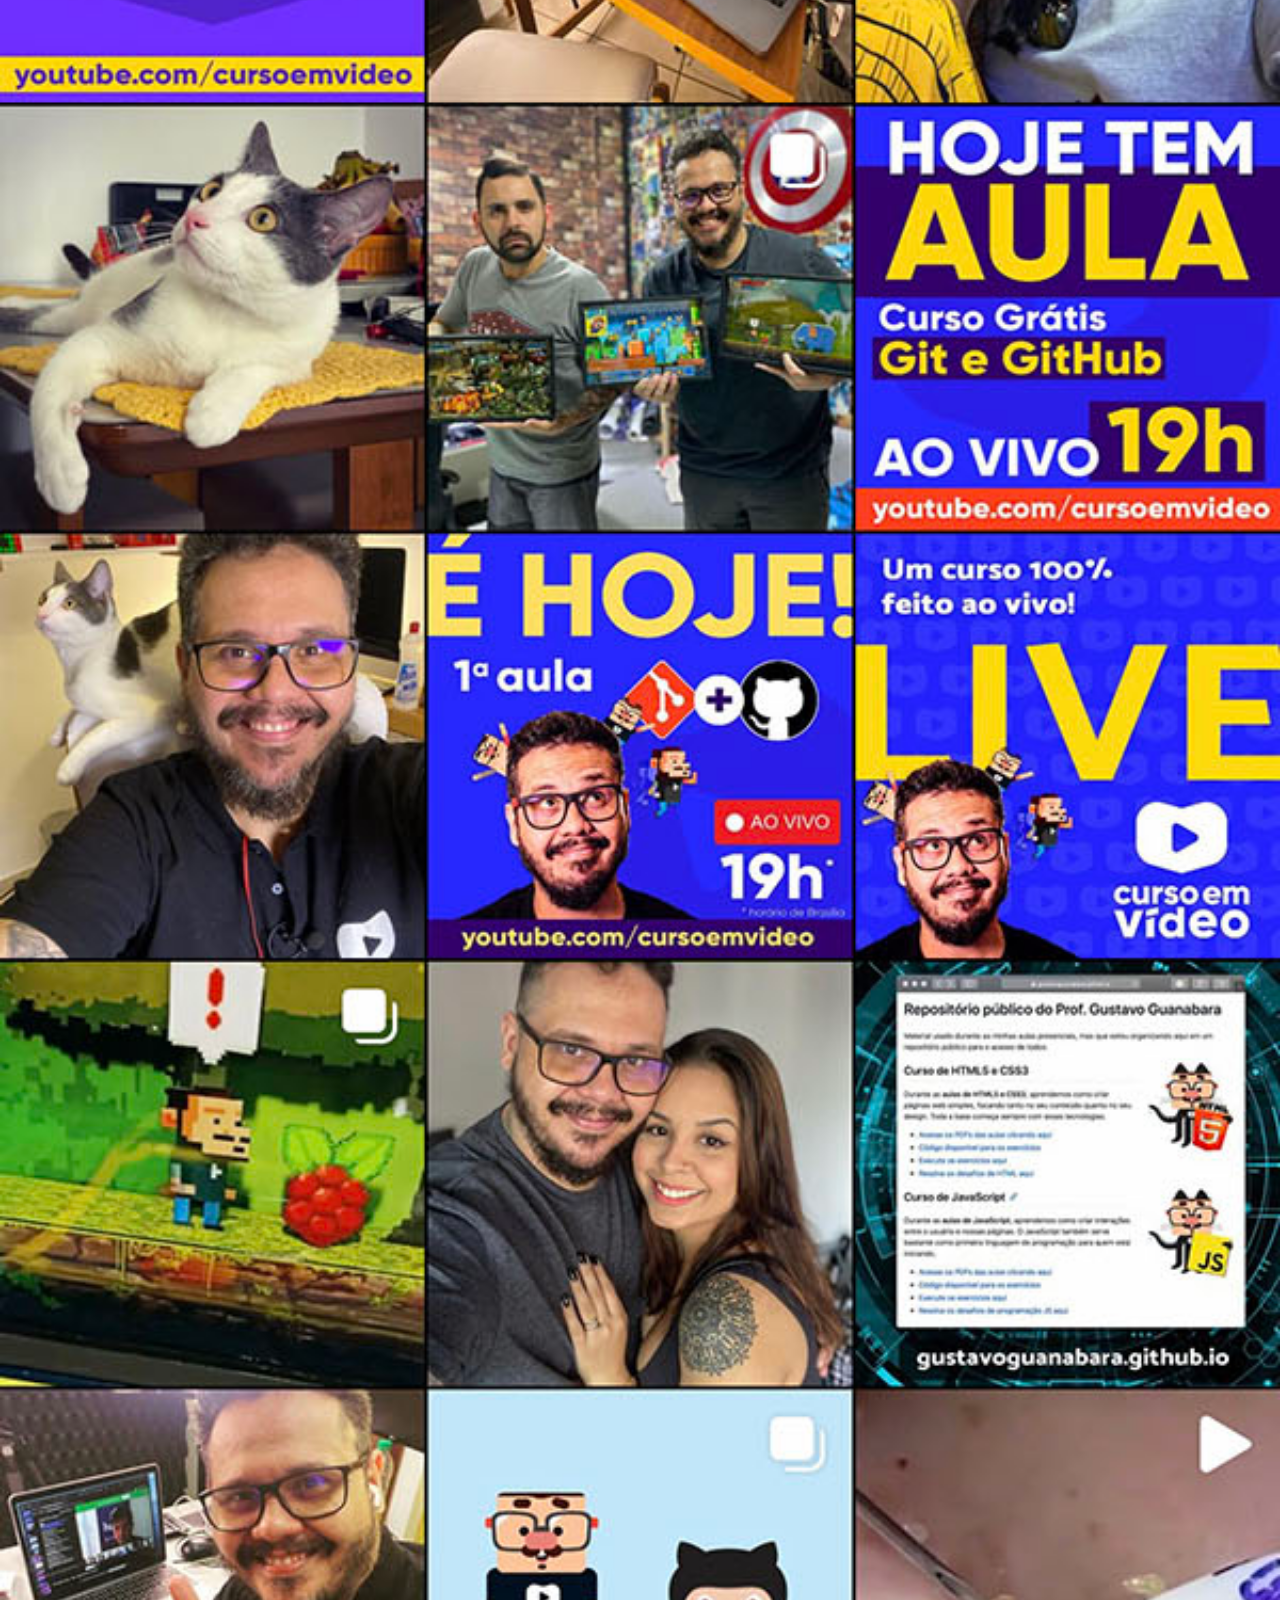
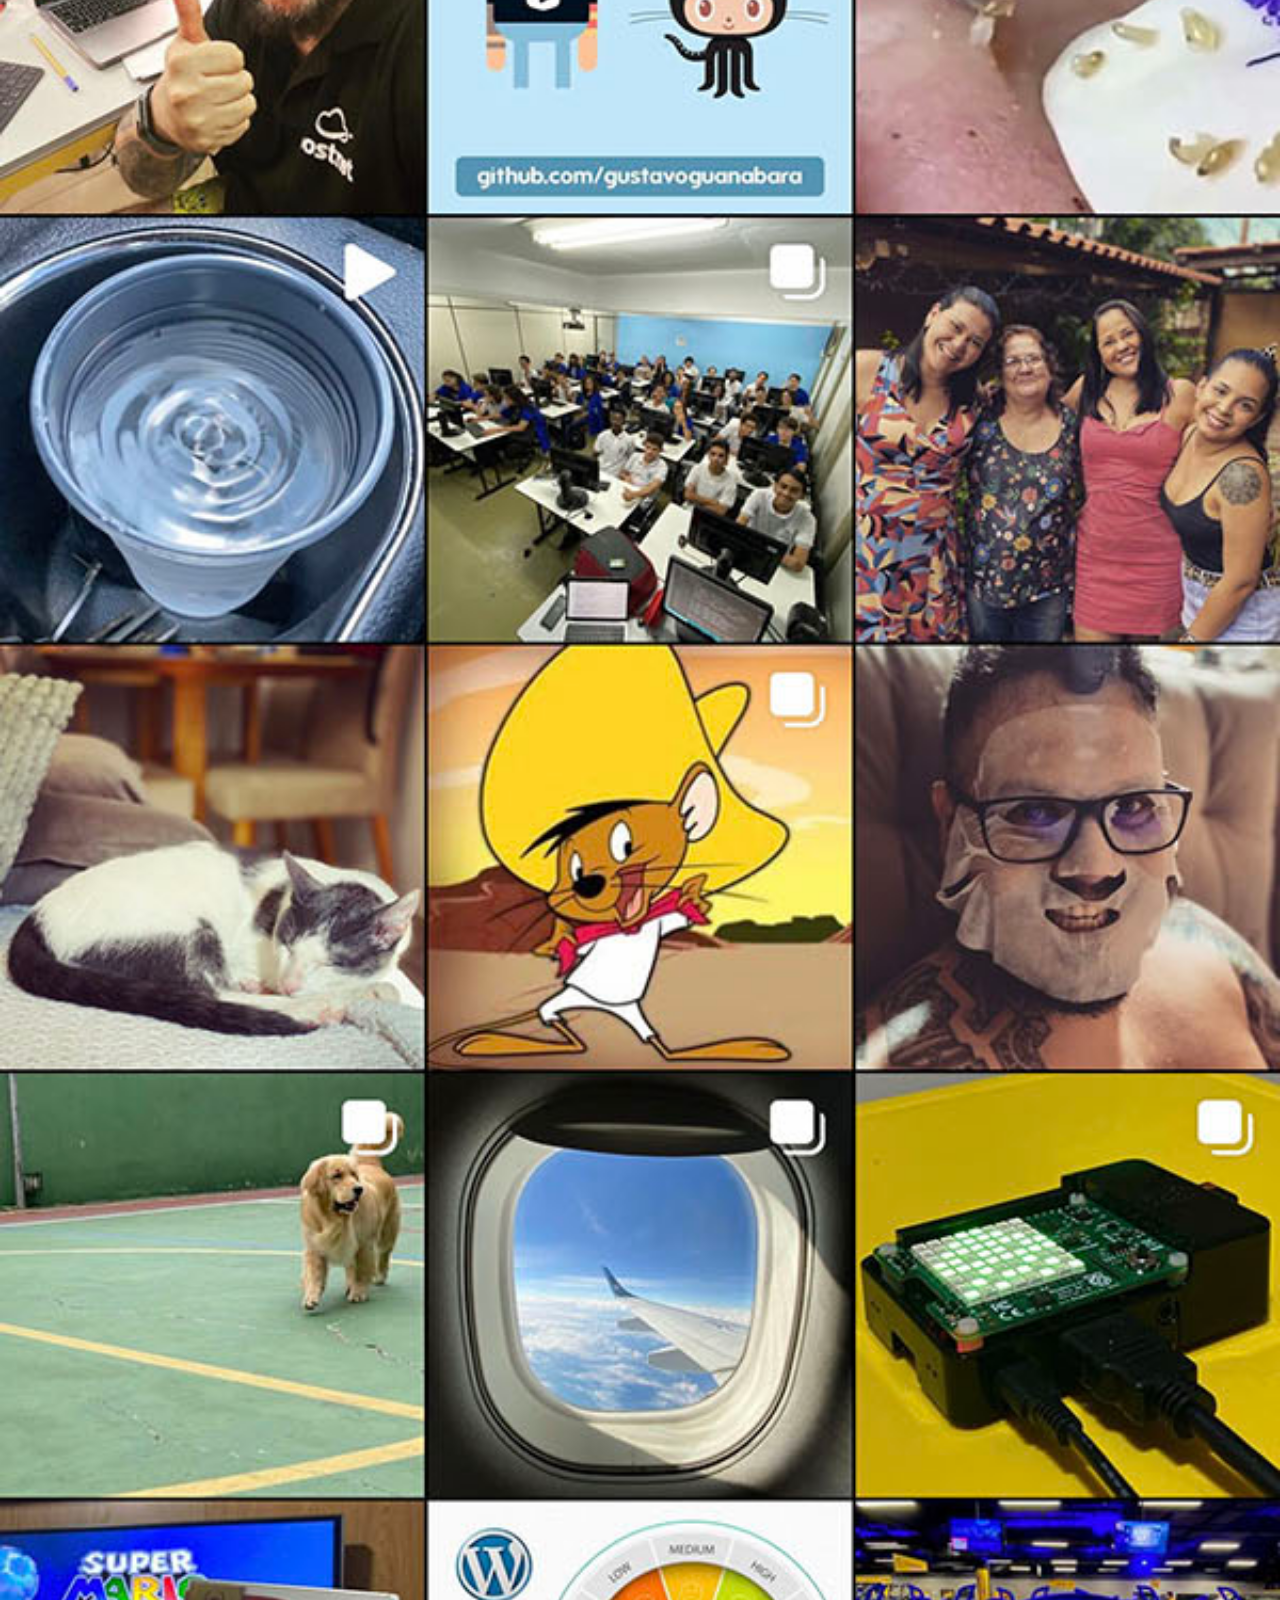
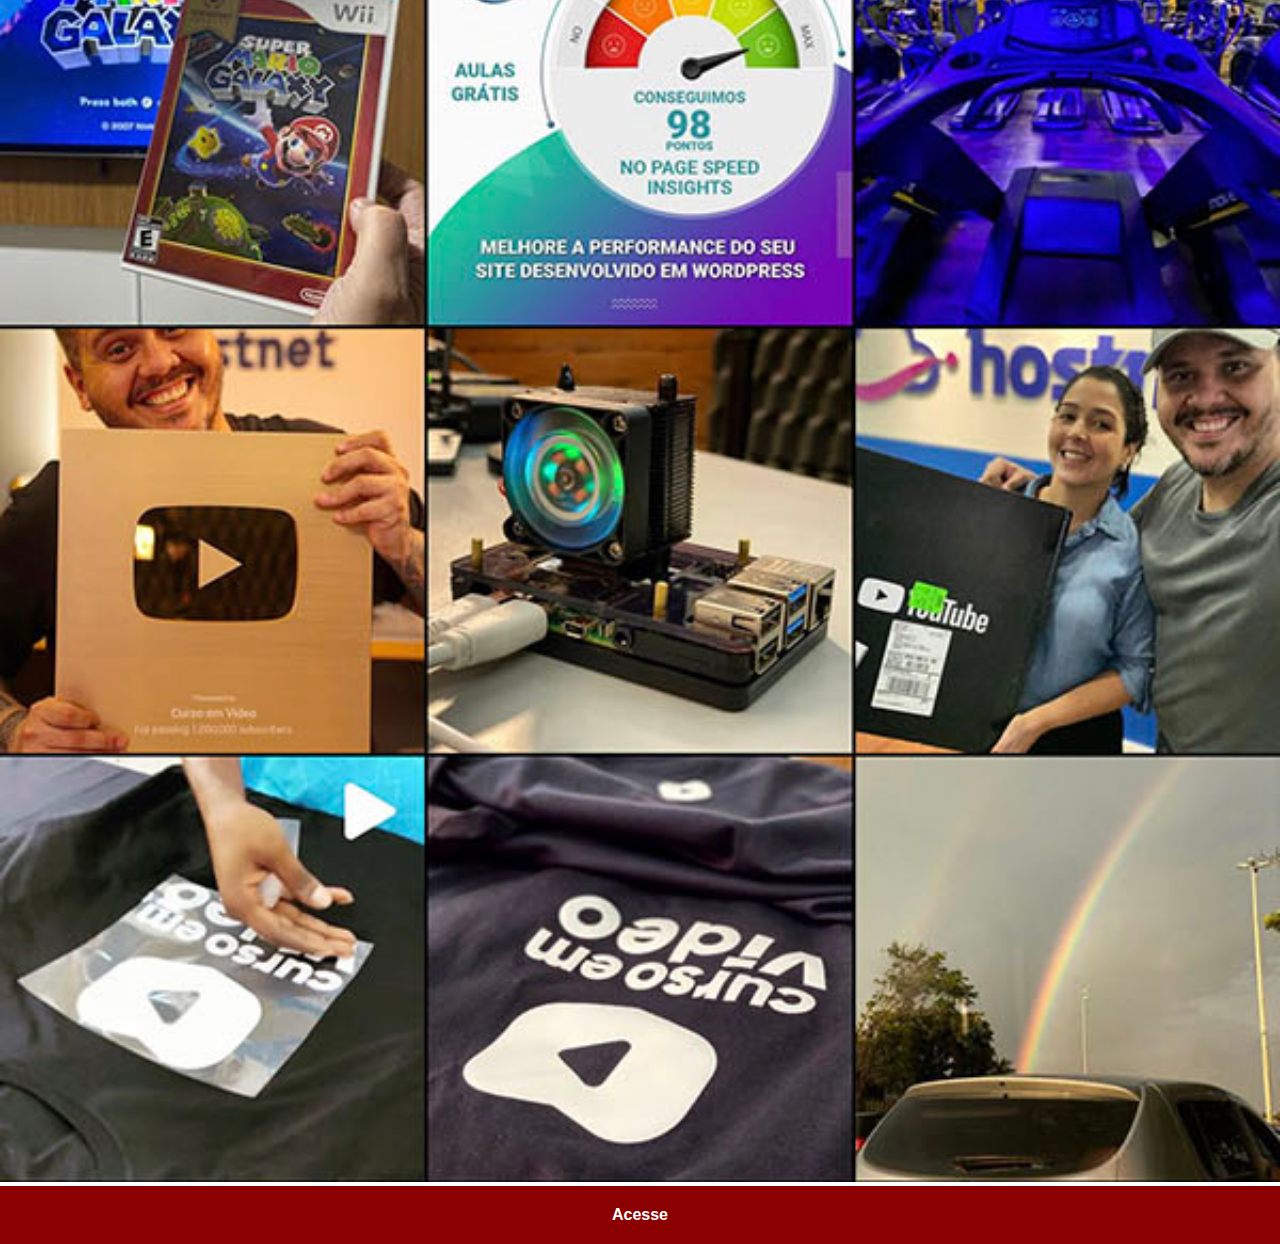
<file: instagram.html>
<!DOCTYPE html>
<html lang="pt-BR">
<head>
    <meta charset="UTF-8">
    <meta name="viewport" content="width=device-width, initial-scale=1.0">
    <title>Instagram</title>
    <link rel="stylesheet" href="estilo/social.css">
</head>
<body>
    <img src="imagens/tela-instagram.jpg" alt="GitHub">
    <a href="https://www.instagram.com/marcusjcferreira/" target="_blank">Acesse</a>
</body>
</html>
</file>
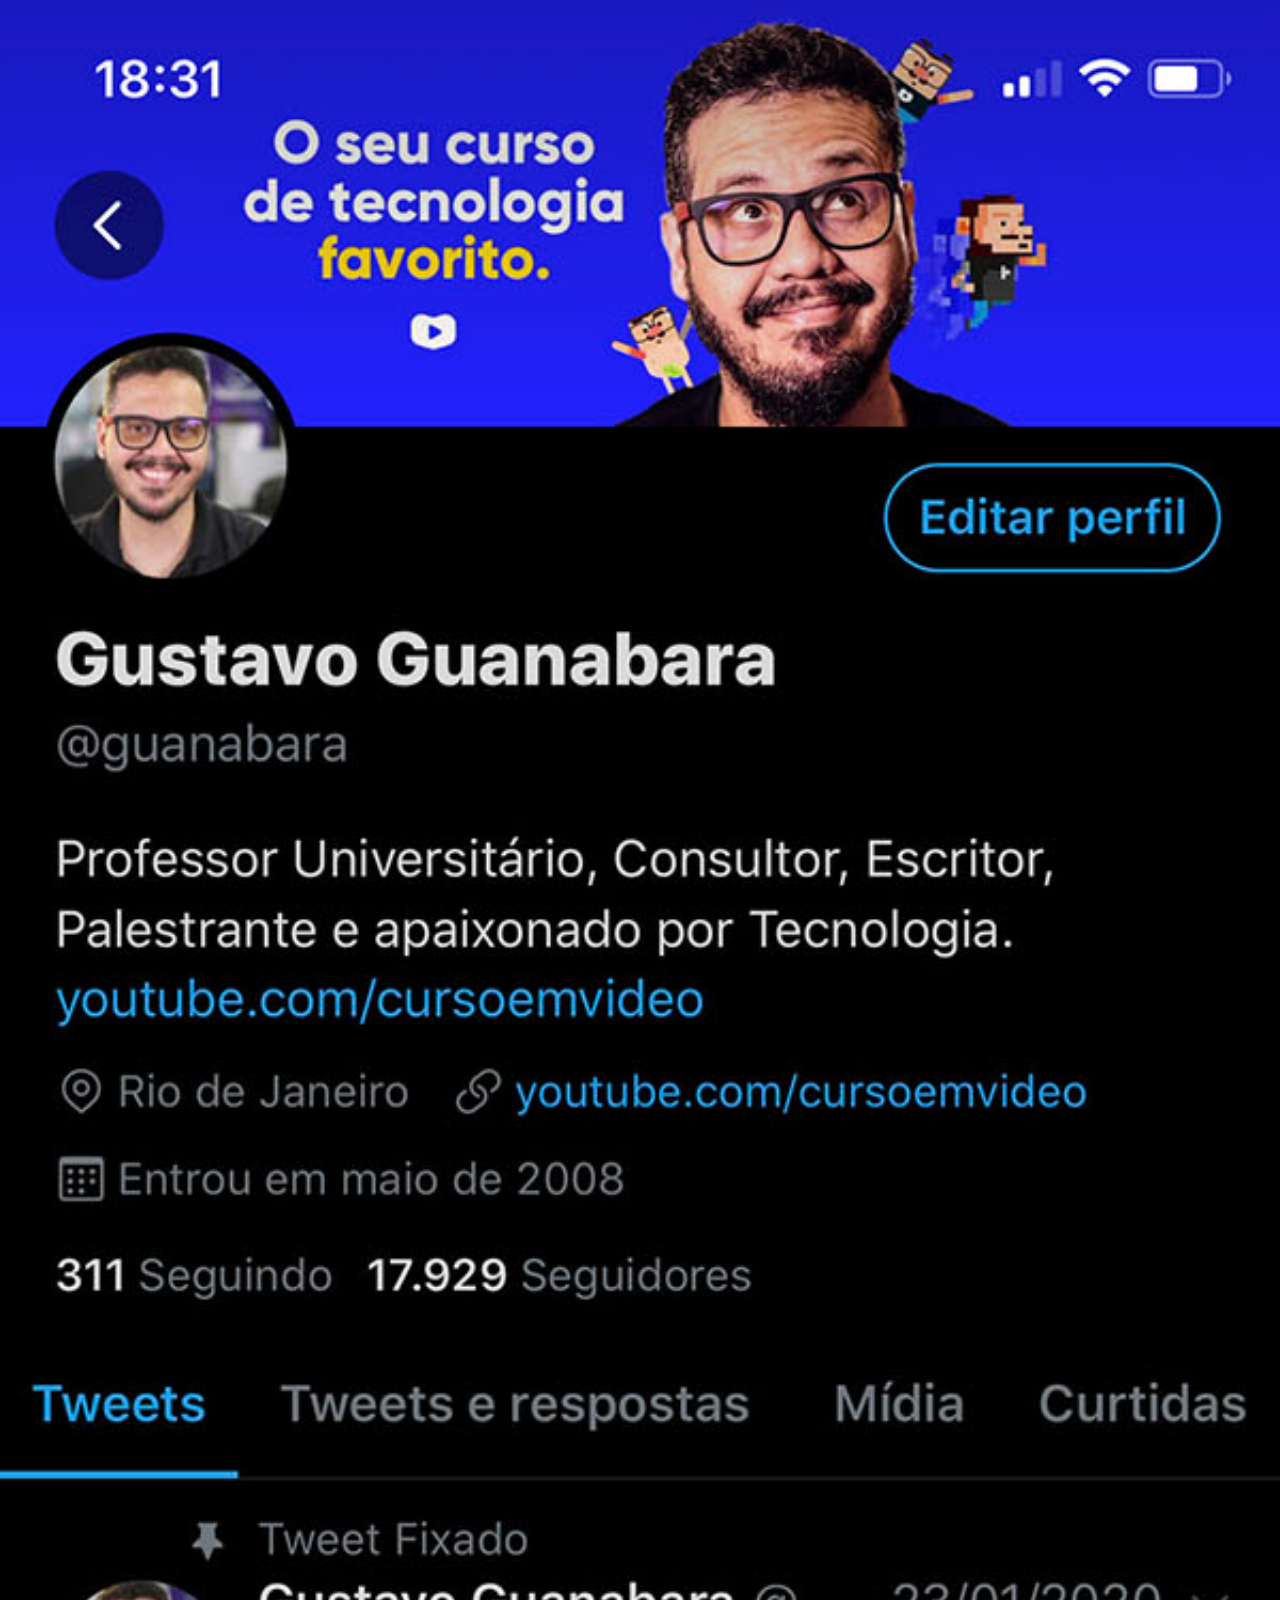
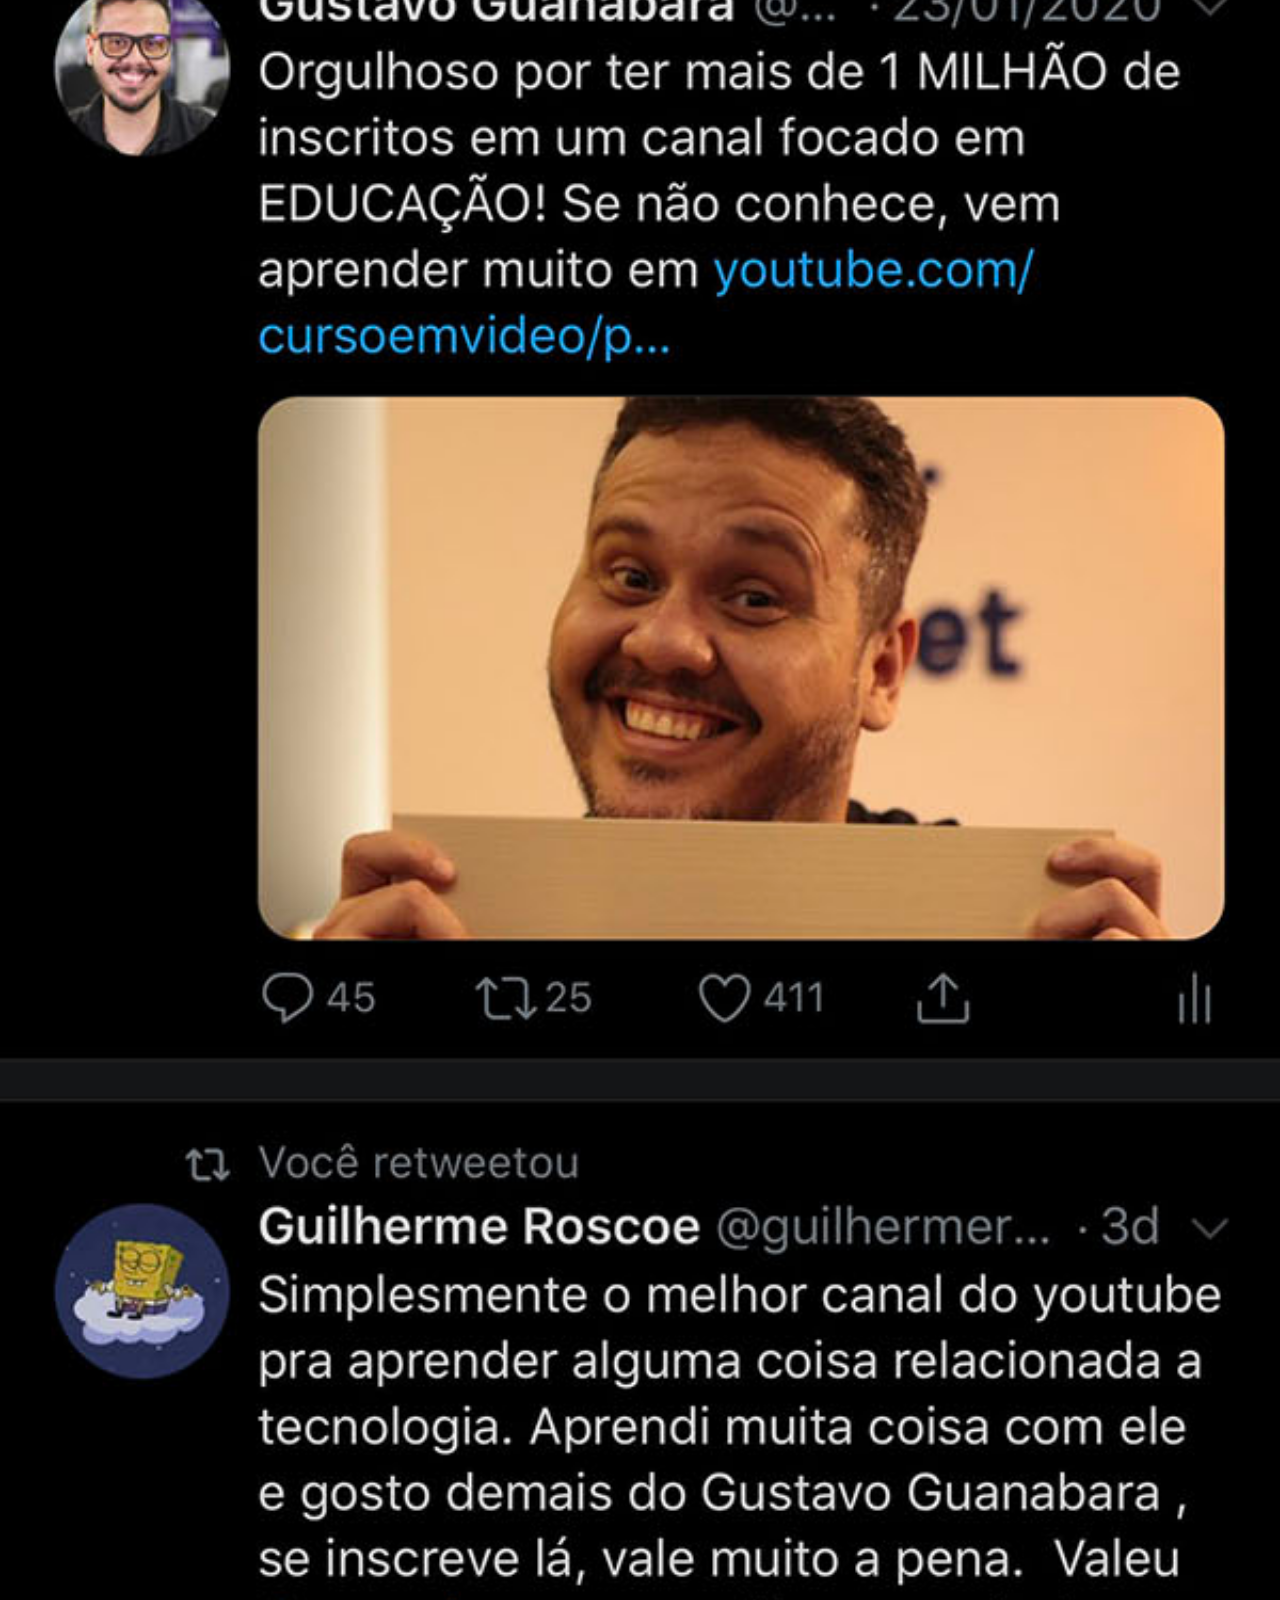
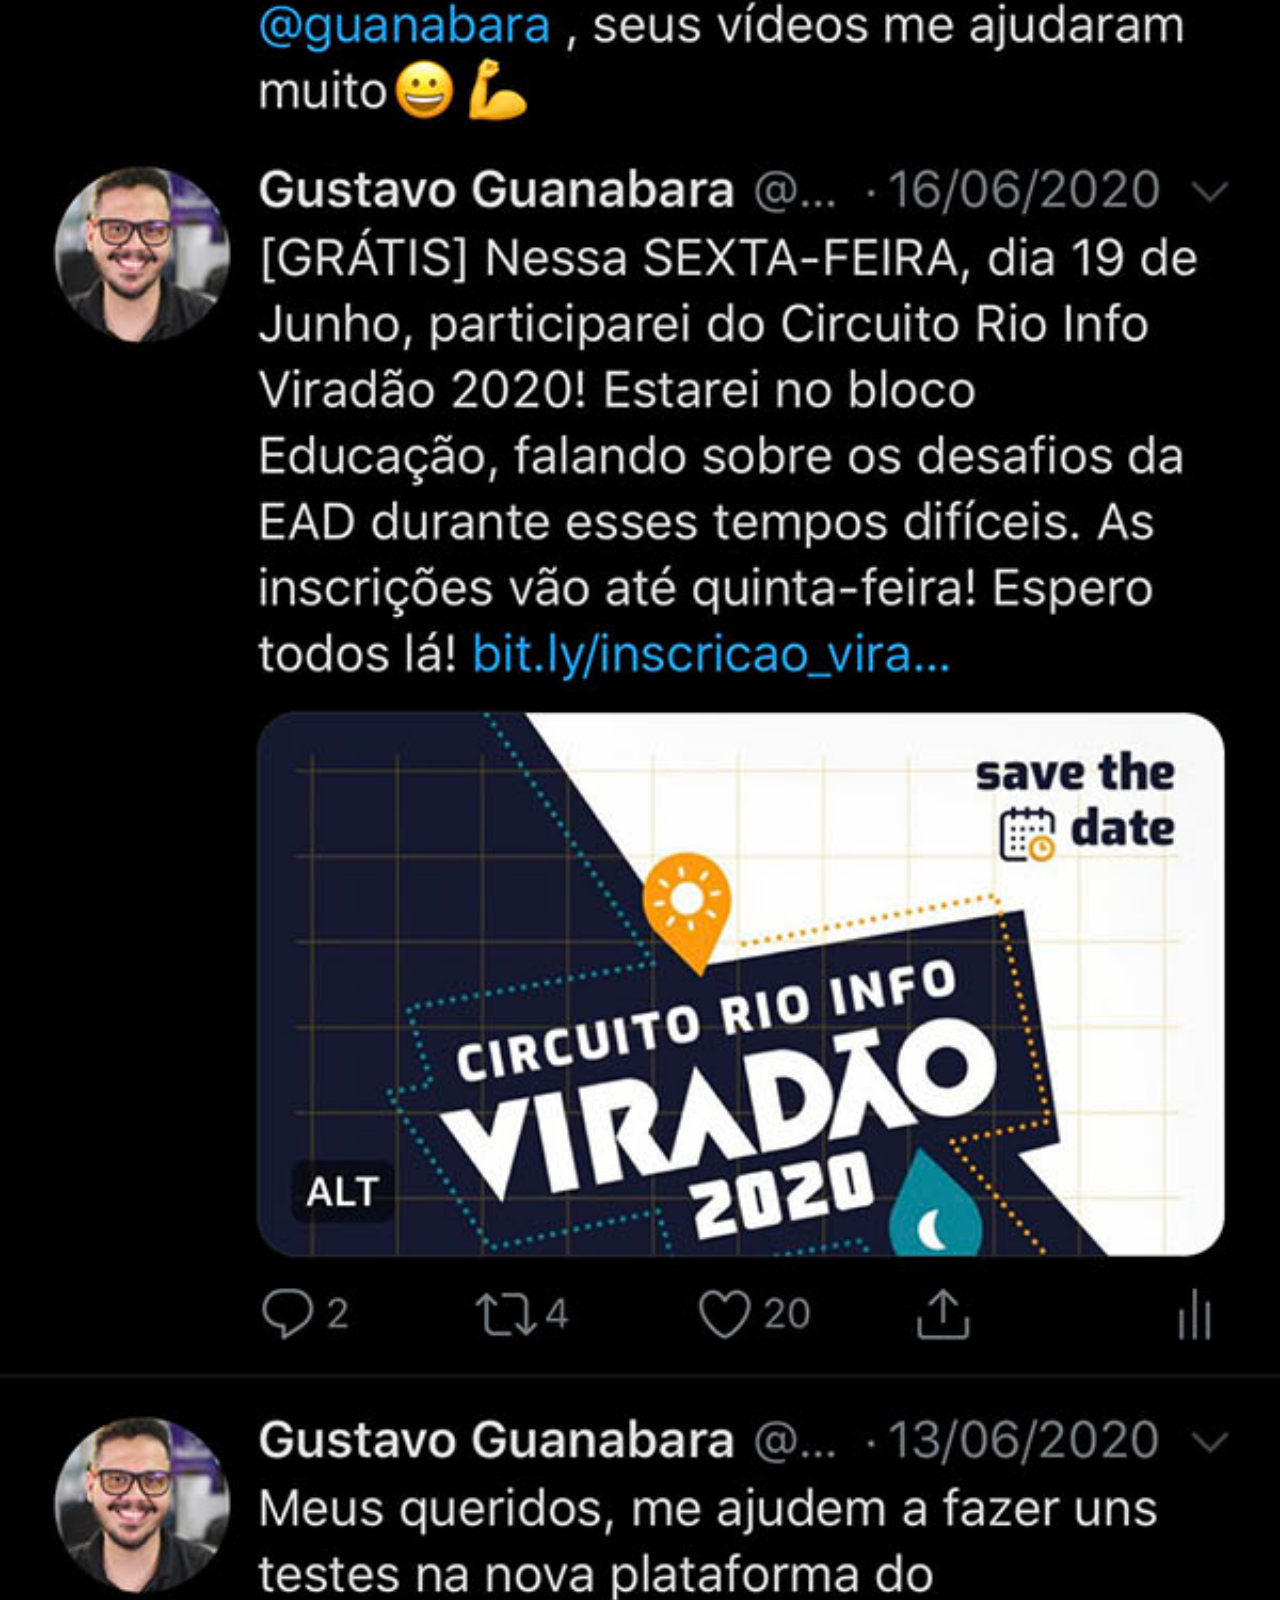
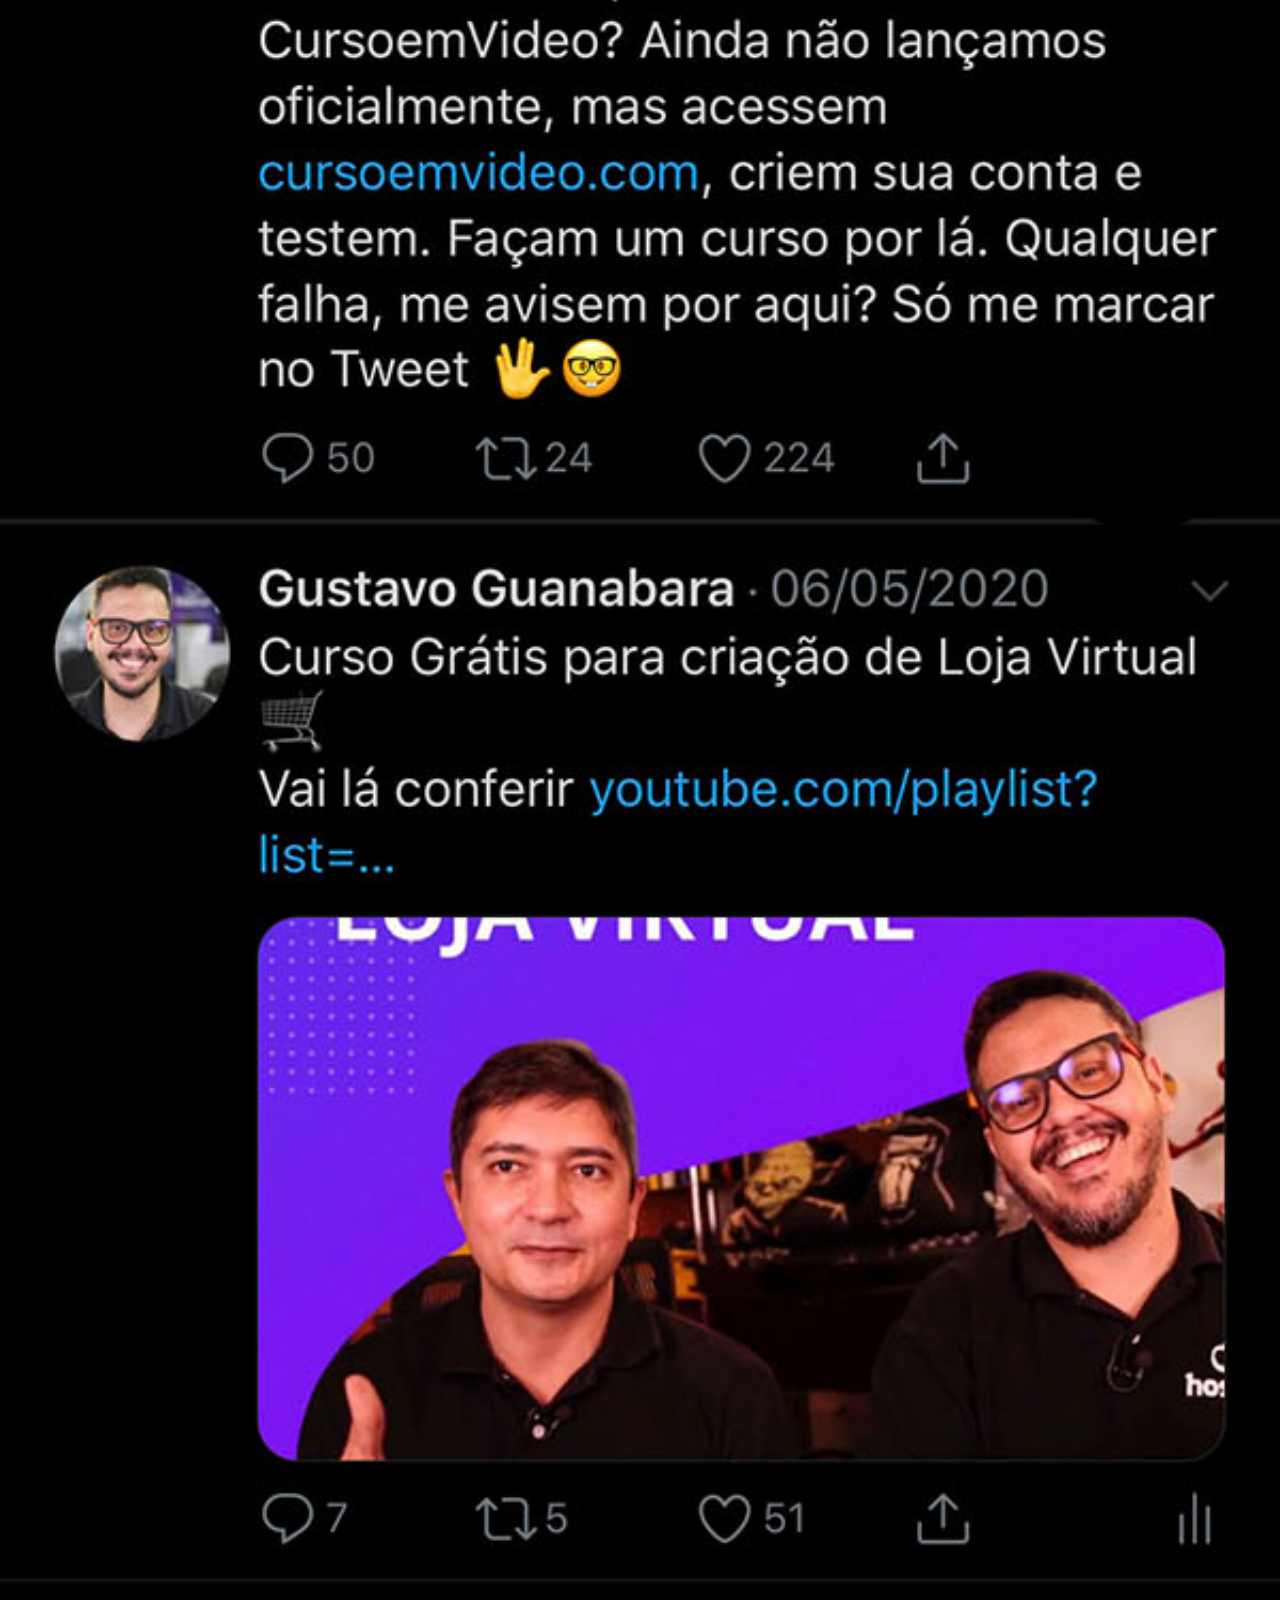
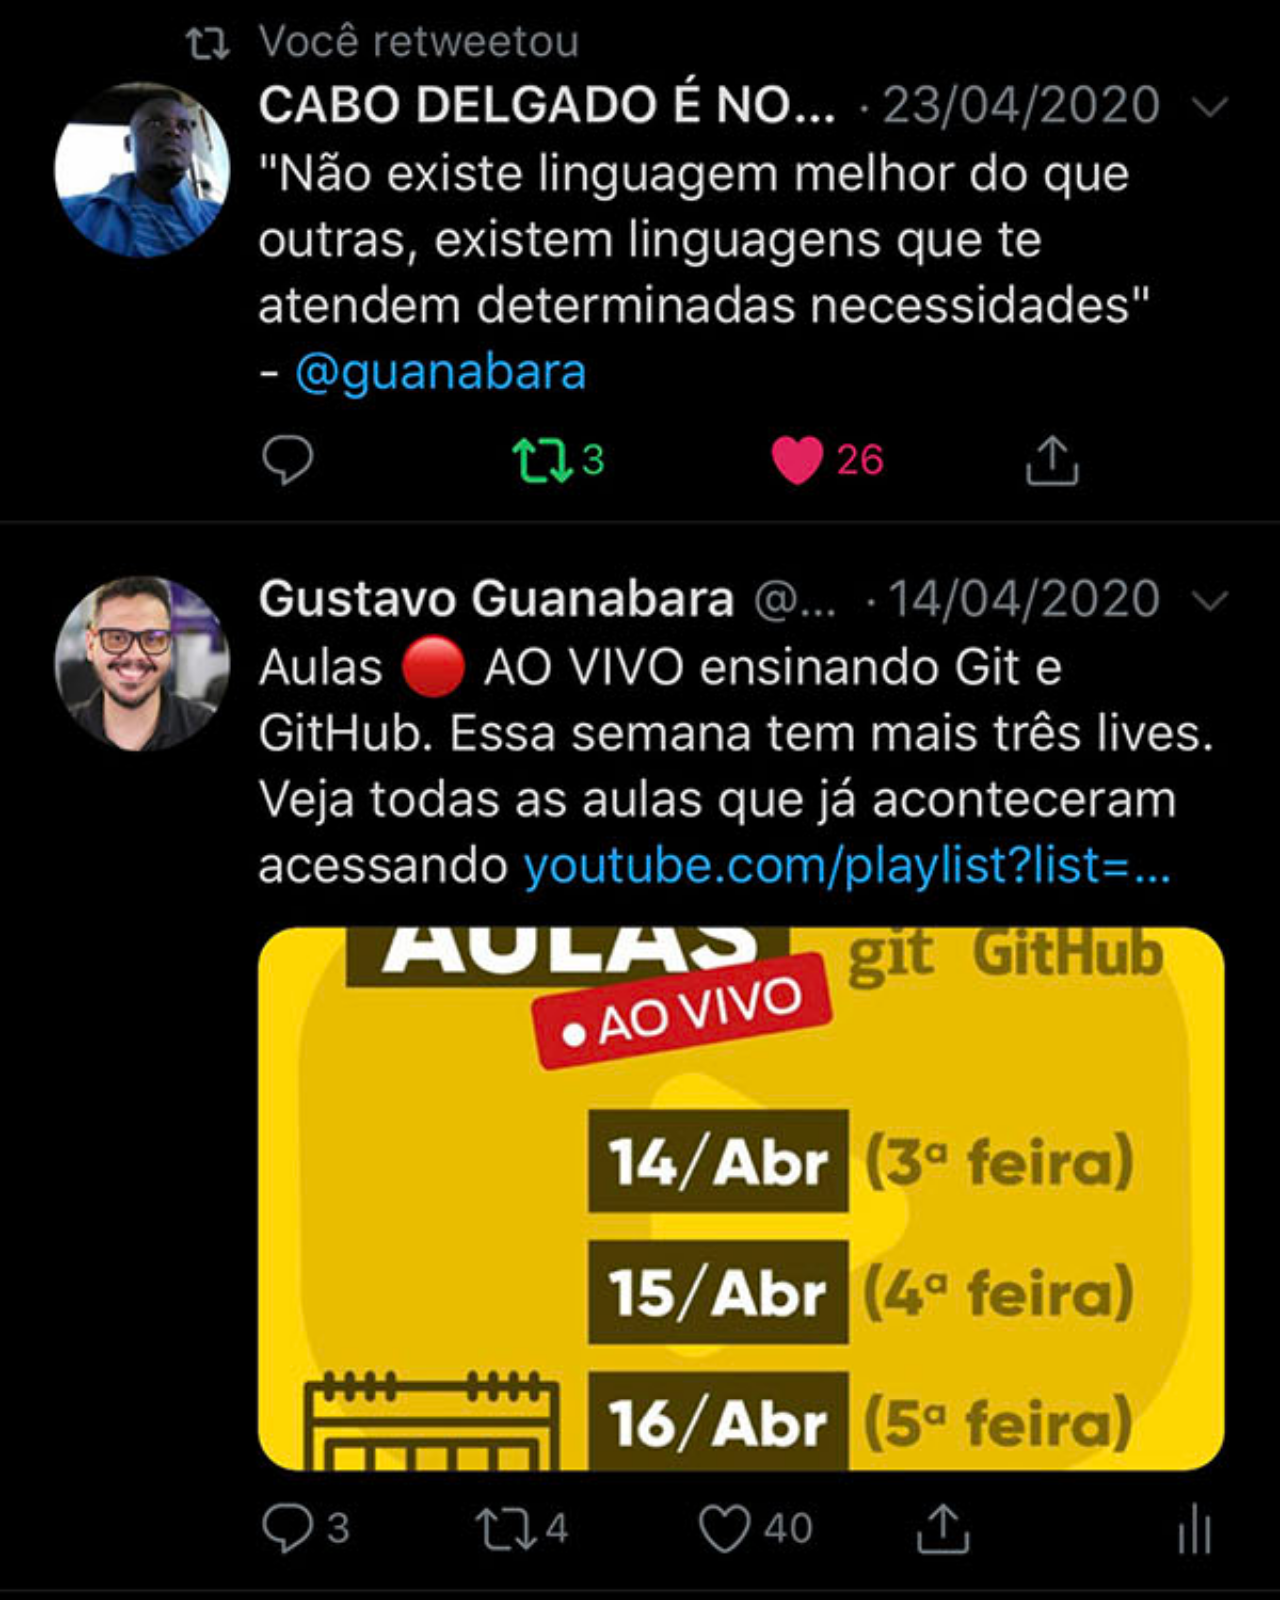
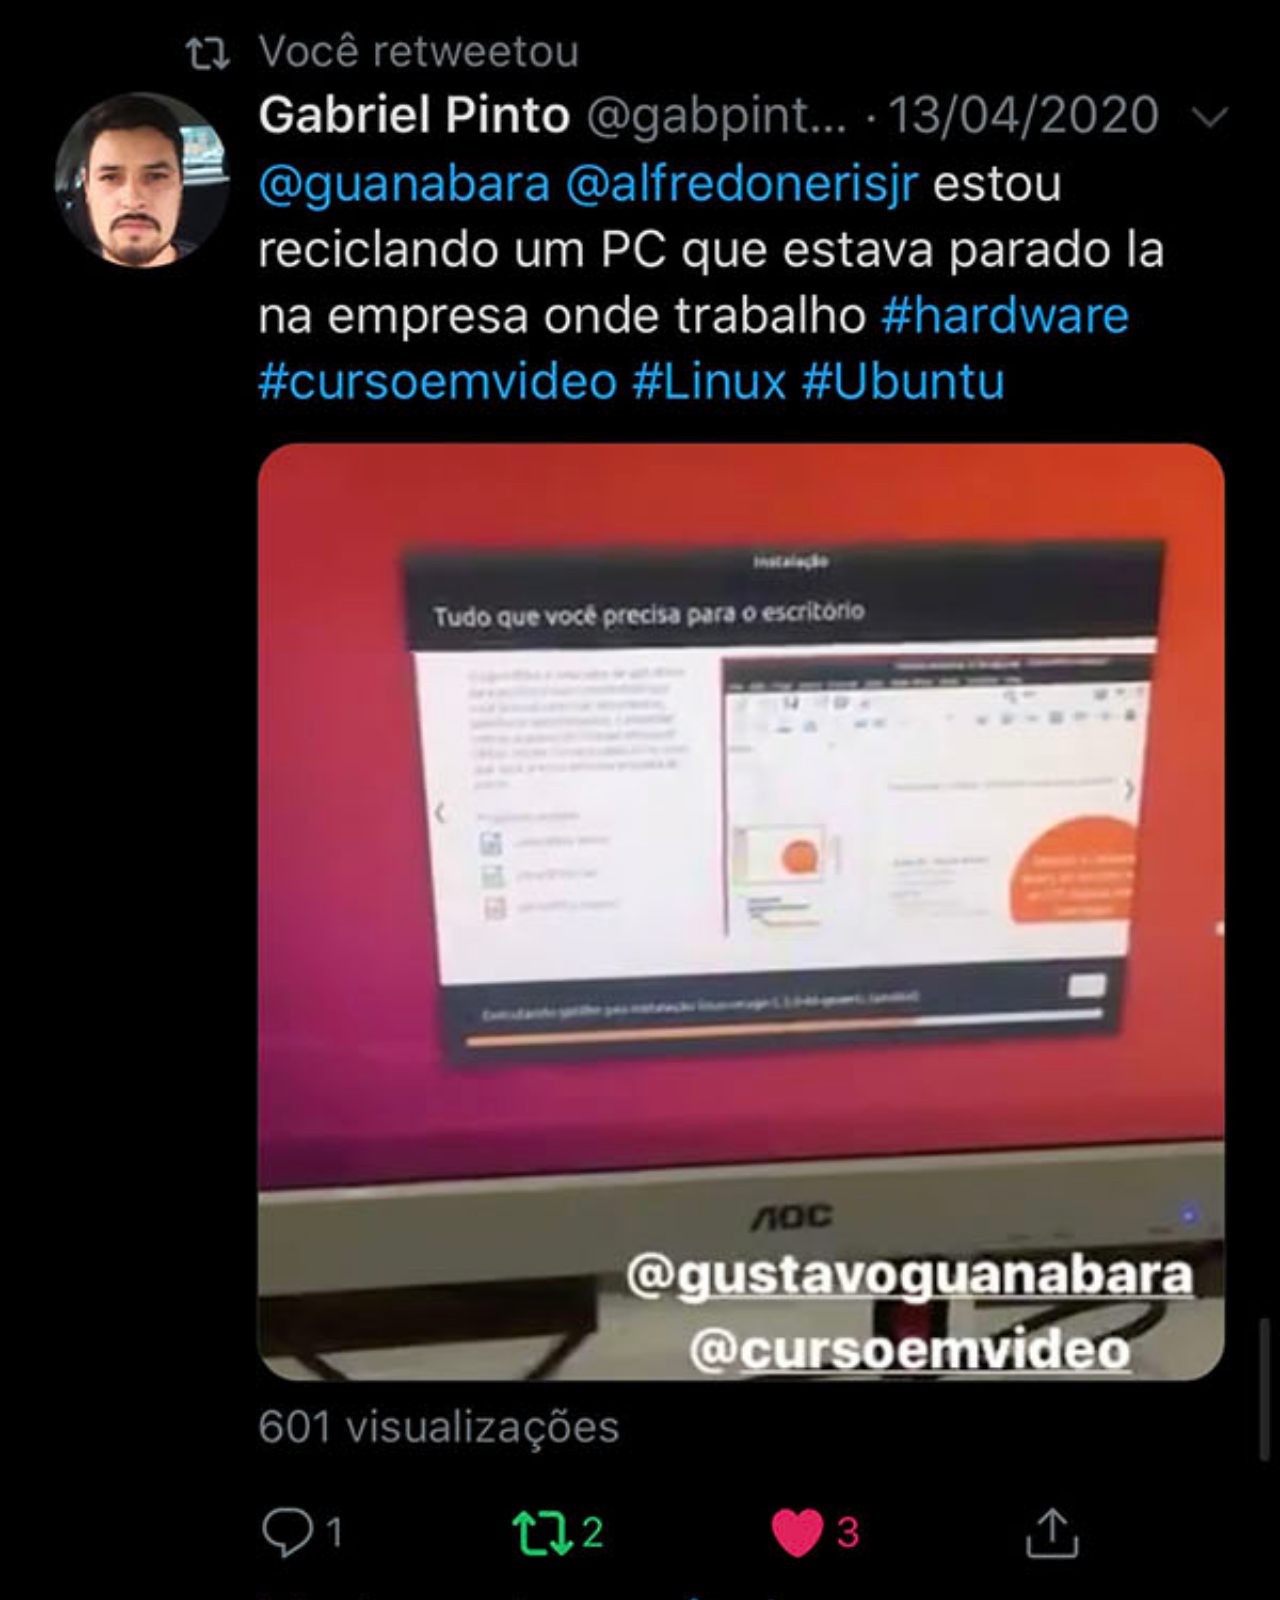
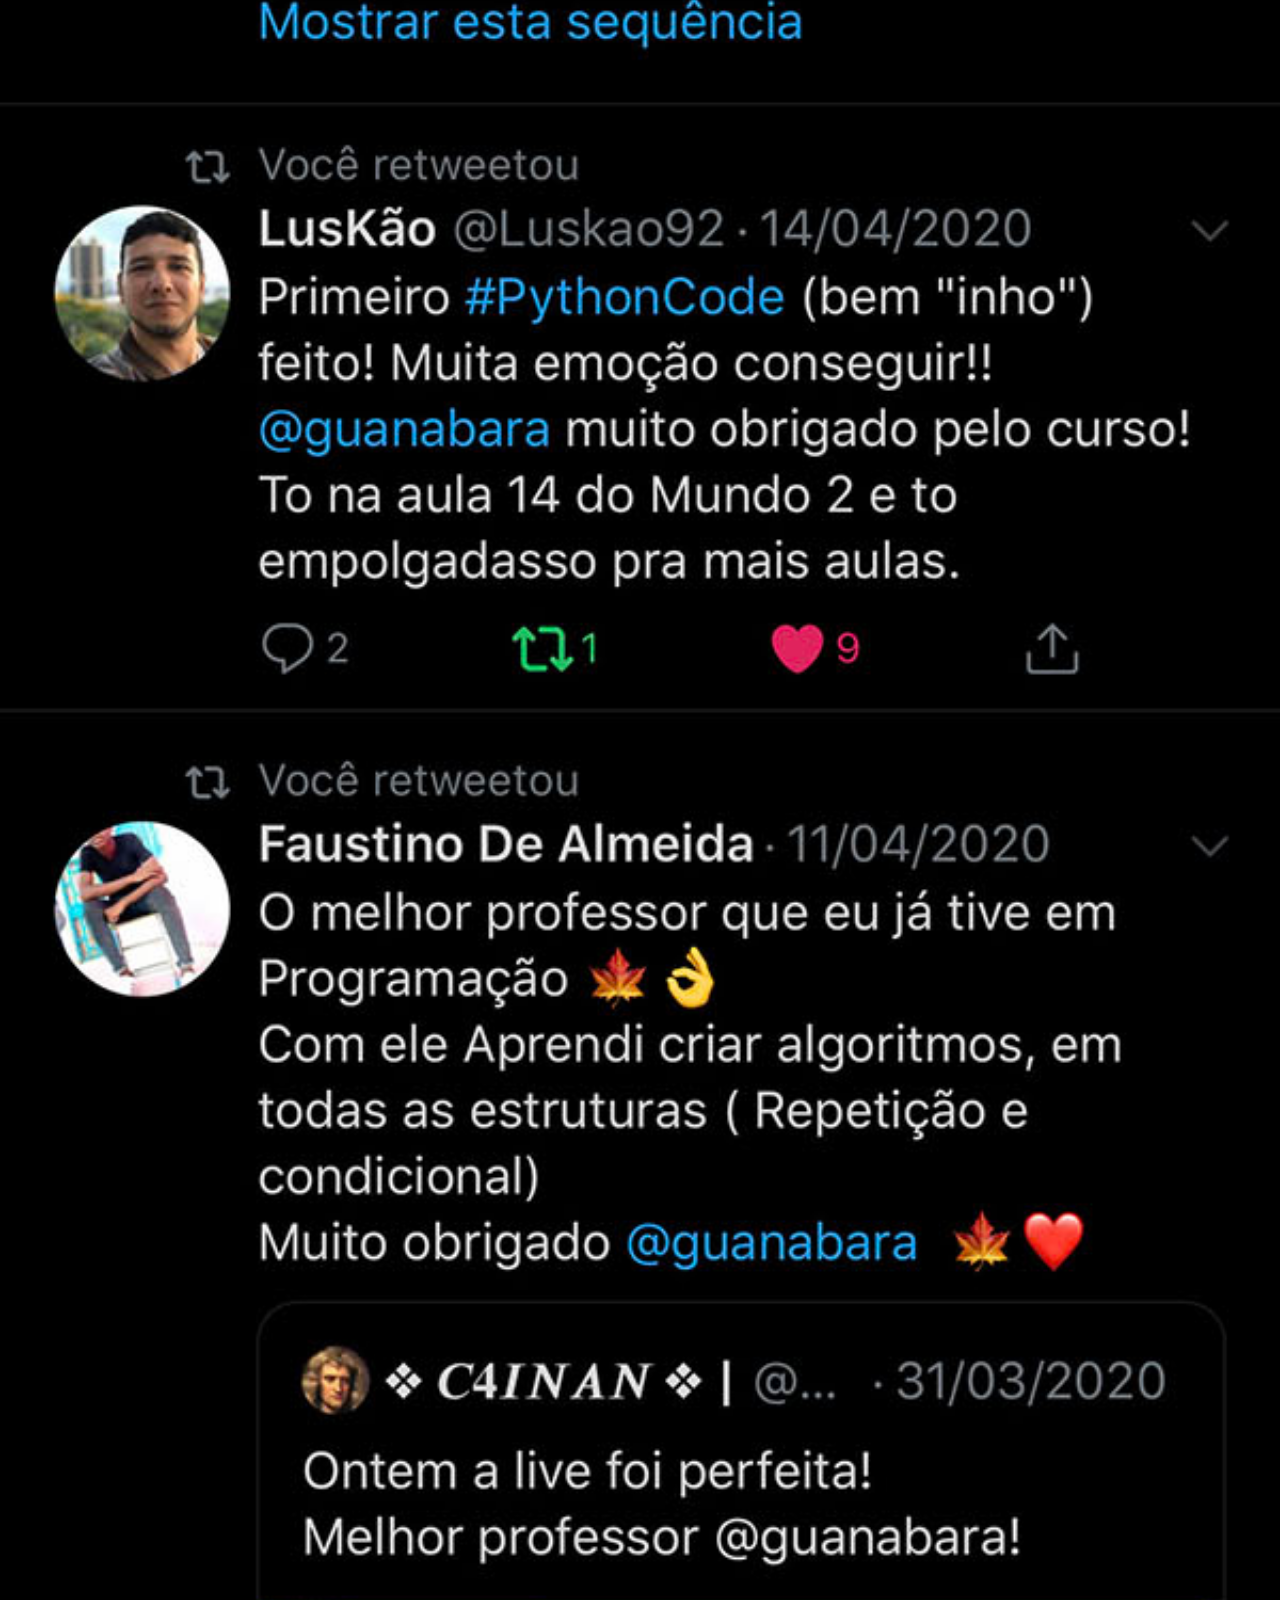
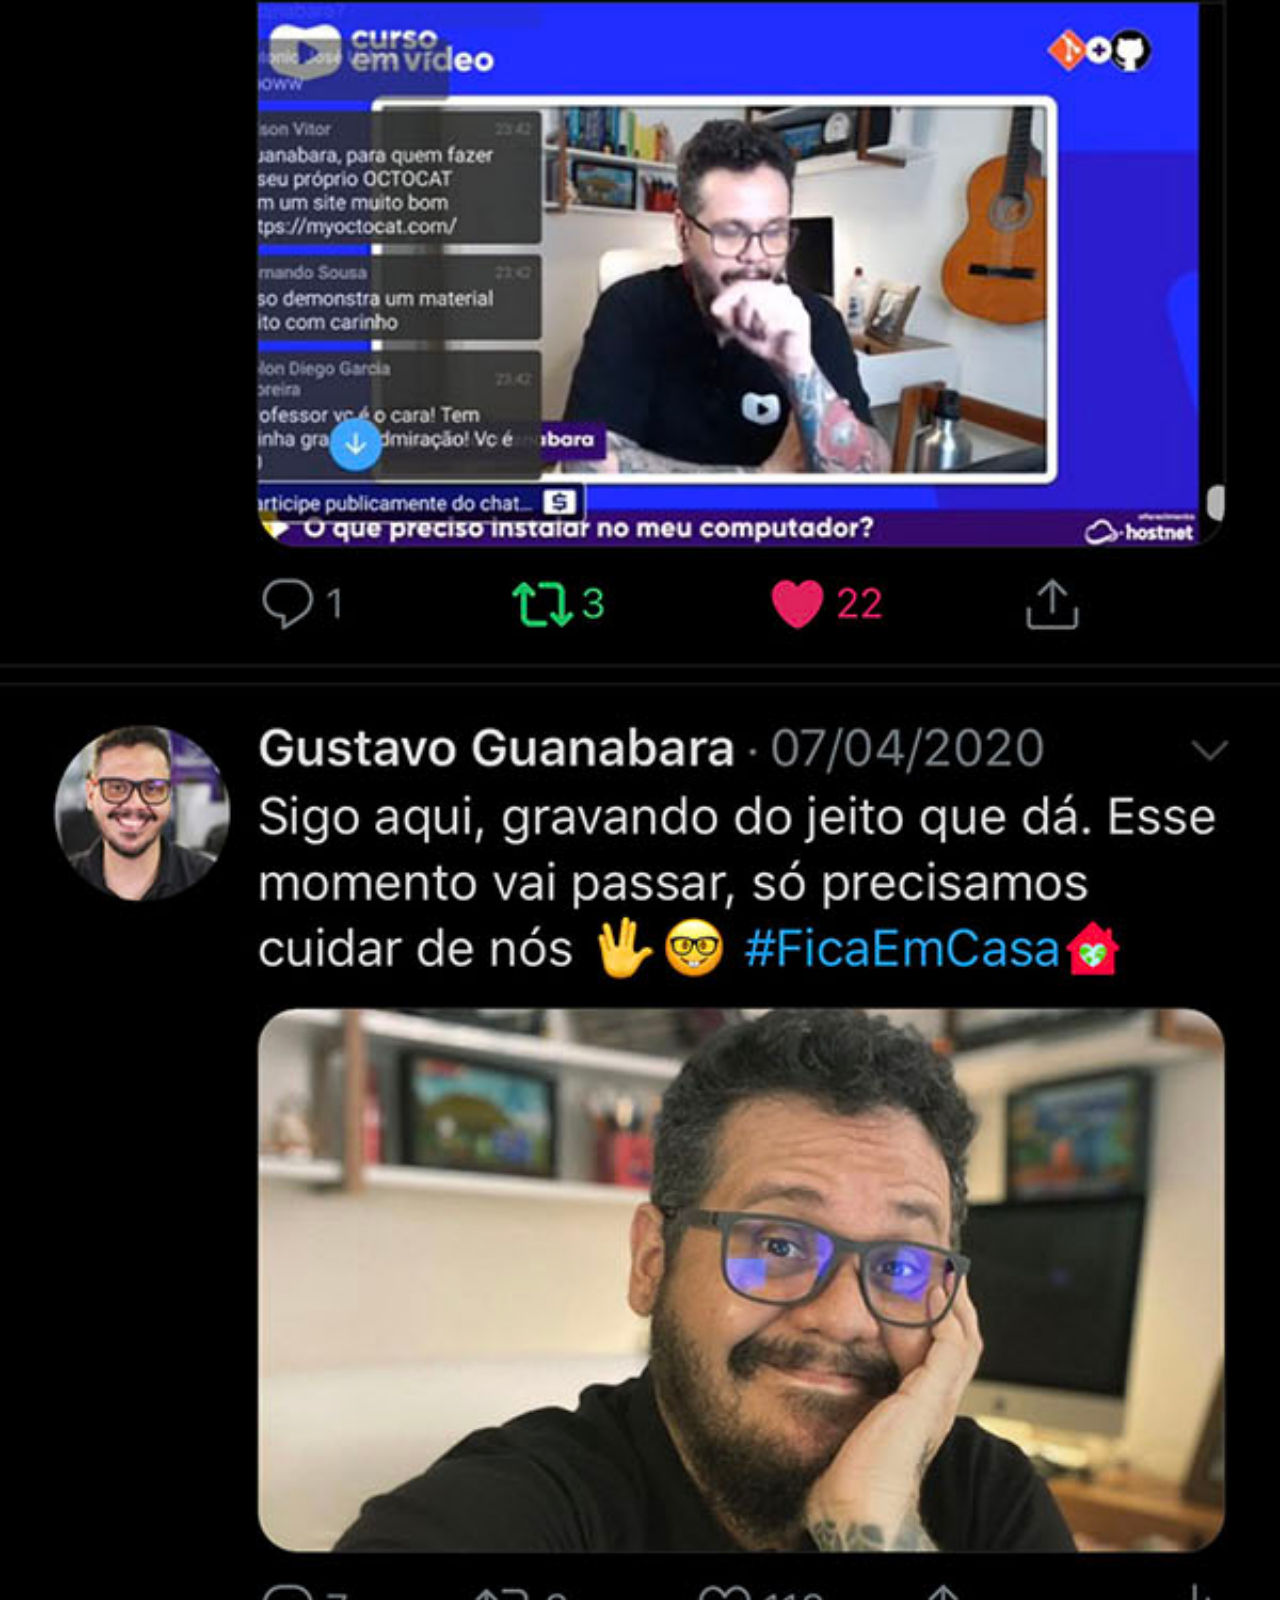
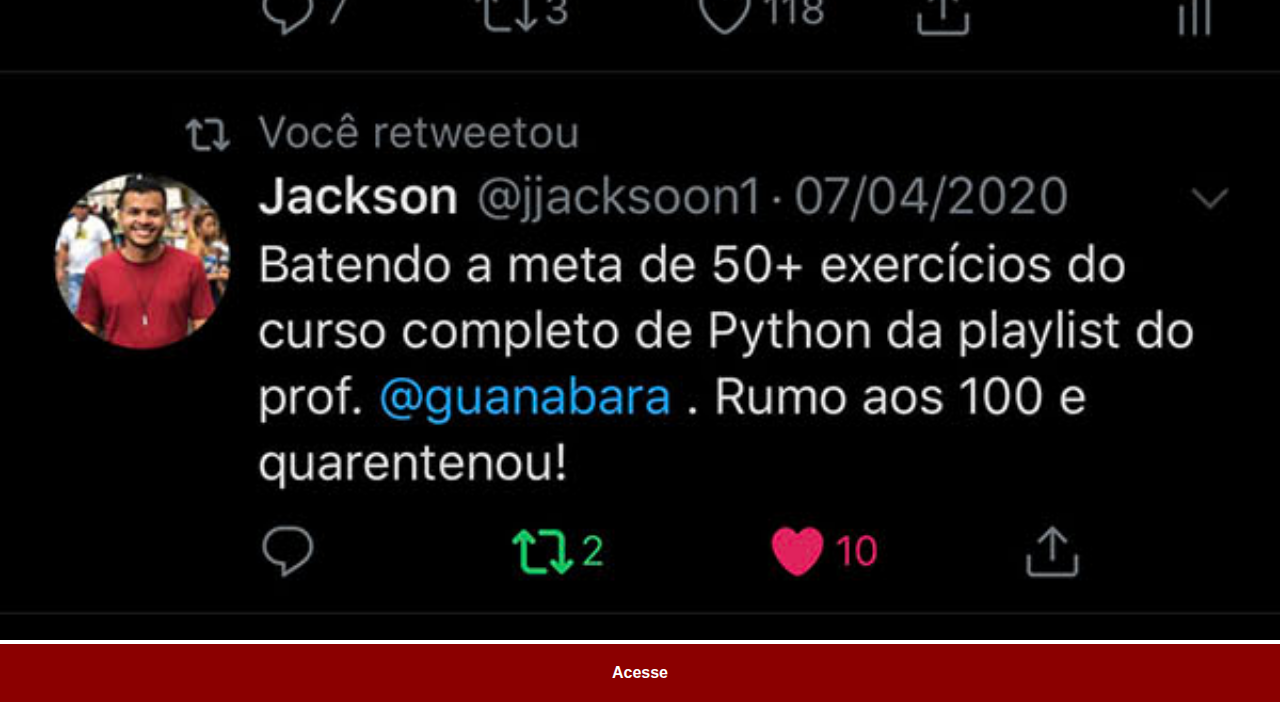
<file: twitter.html>
<!DOCTYPE html>
<html lang="pt-BR">
<head>
    <meta charset="UTF-8">
    <meta name="viewport" content="width=device-width, initial-scale=1.0">
    <title>Twitter</title>
    <link rel="stylesheet" href="estilo/social.css">
</head>
<body>
    <img src="imagens/tela-twitter.jpg" alt="Facebook">
    <a href="#" target="_blank">Acesse</a>
</body>
</html>
</file>
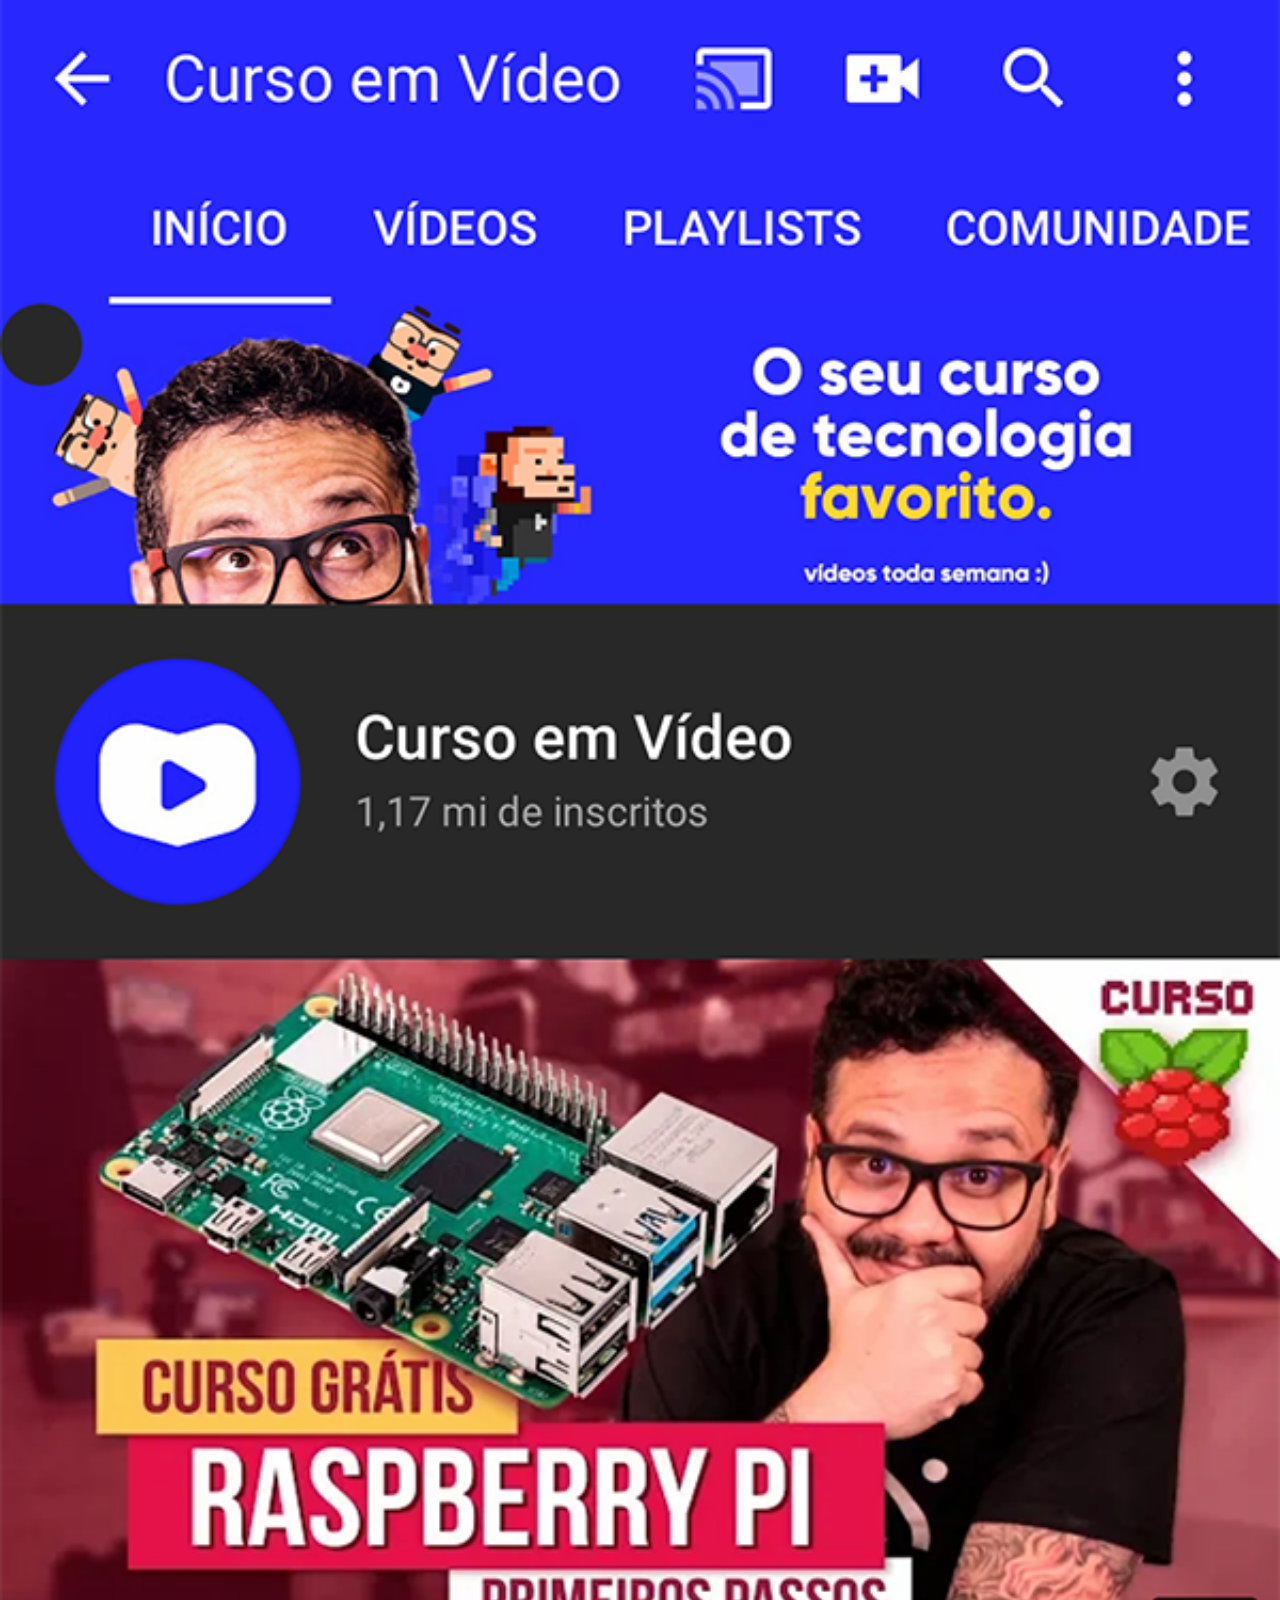
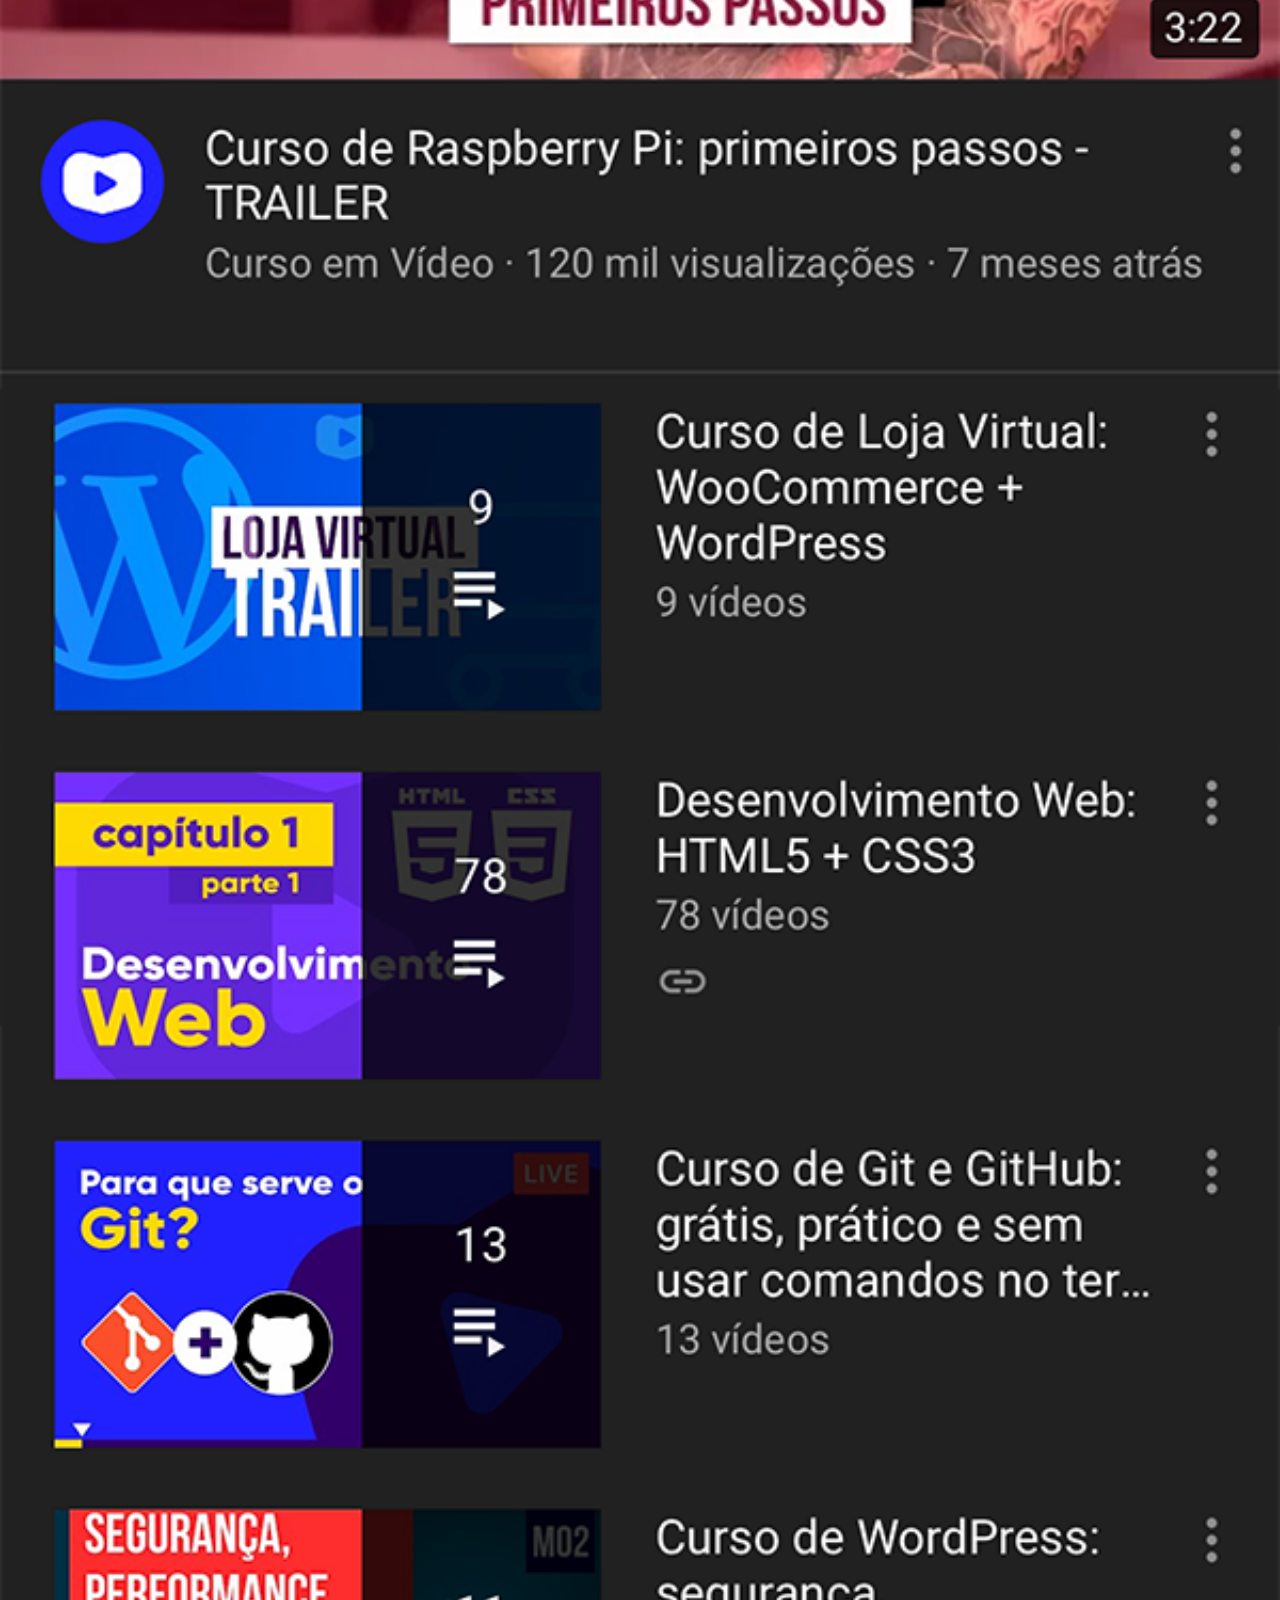
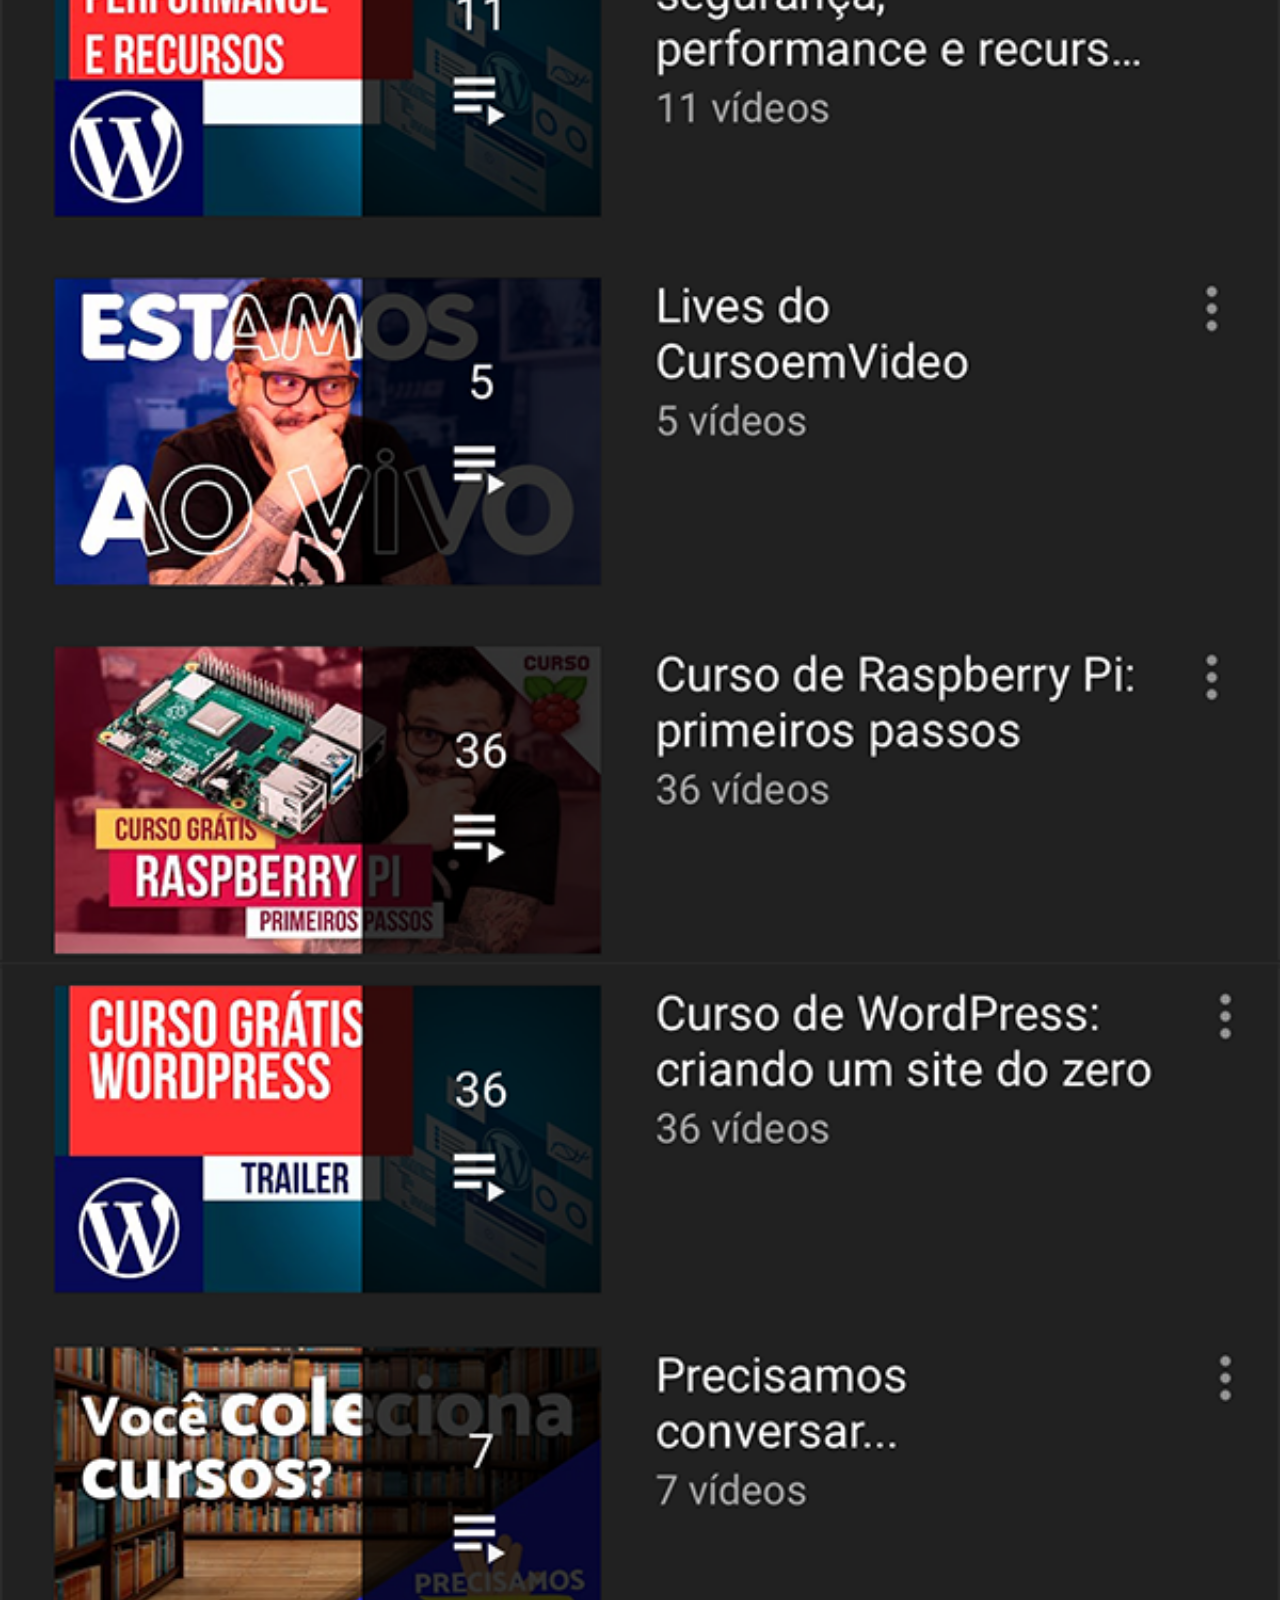
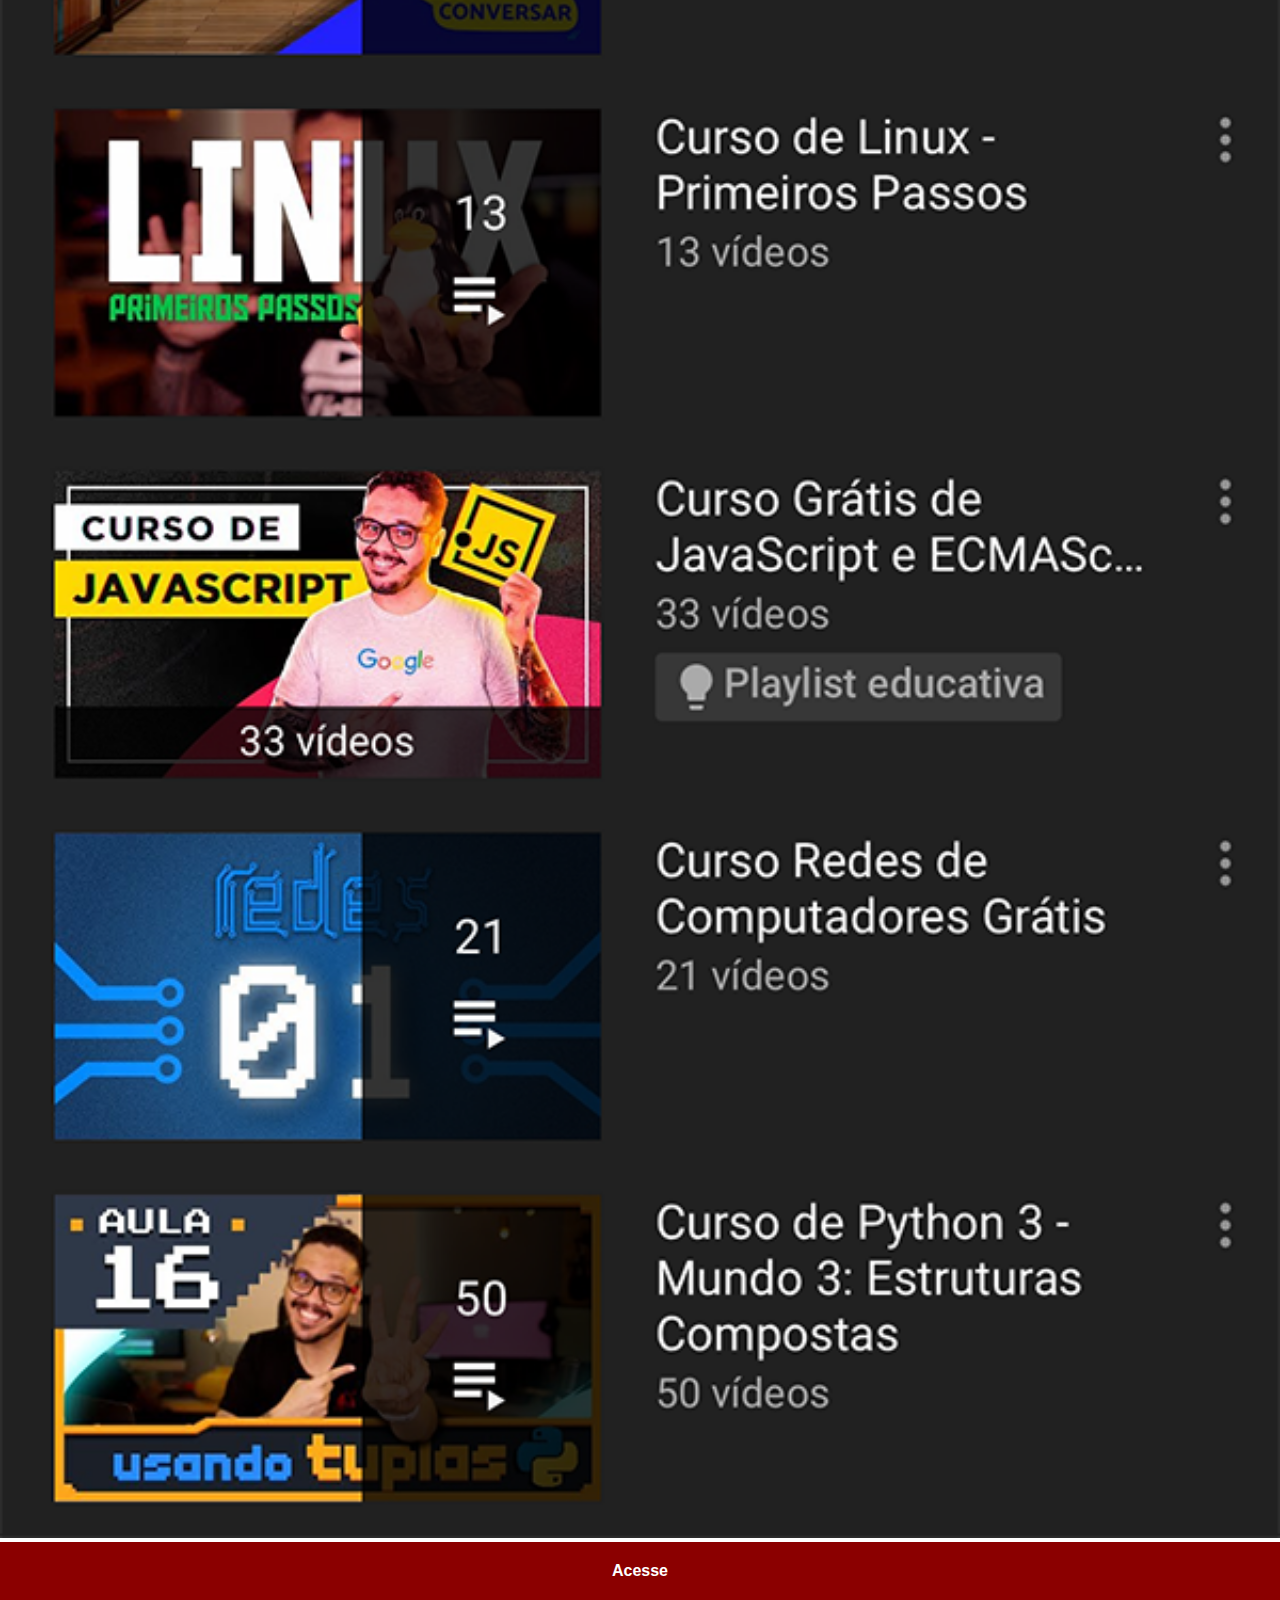
<file: youtube.html>
<!DOCTYPE html>
<html lang="pt-BR">
<head>
    <meta charset="UTF-8">
    <meta name="viewport" content="width=device-width, initial-scale=1.0">
    <title>Youtube</title>
    <link rel="stylesheet" href="estilo/social.css">
</head>
<body>
    <img src="imagens/tela-youtube.png" alt="Youtube">
    <a href="https://www.youtube.com/@MarcusJCFerreira" target="_blank">Acesse</a>
</body>
</html>
</file>
<file: estilo/estilo.css>
@charset "UTF-8";

* {
    padding: 0px;
    margin: 0px;
    font-family: Arial, Helvetica, sans-serif;
}

html, body {
    height: 100vh;
    width: 100vw;
    background-color: black;
}
body {
    background-position: top center;
    background-image: url(../imagens/fundo-madeira.jpg);
    background-repeat: no-repeat;
    background-size: cover;
    background-attachment: fixed;
}

main {
    height: 100vh;
    position: relative;
}

section#telefone {
    position: absolute;
    top: 50%;
    left: 50%;
    transform: translate(-50%, -50%);

    height: 627px;
    width: 311px;
    background-image: url(../imagens/frame-iphone.png);
    background-repeat: no-repeat;
}

section#redes {
    text-align: right;
}
iframe#tela {
    position: relative;
    top: 80px;
    left: 22px;
    width: 267px;
    height: 471px;
}

a img {
    width: 50px;
    height: 50px;
    border-radius: 50%;
    margin: 10px;
    box-shadow: 2px 2px 4px rgba(0, 0, 0, 0.616);
    border: 3px solid rgba(255, 255, 255, 0.150);
}

a img:hover {
    transition: .4s;
    border: 3px solid rgba(255, 255, 255, 0.486);
    transform: translate(-3px, -3px);
    box-shadow: 4px 4px 8px rgba(0, 0, 0, 0.616);
}
</file>
<file: estilo/social.css>
@charset "UTF-8";

* {
    margin: 0px;
    padding: 0px;
    font-family: Arial, Helvetica, sans-serif;
}

::-webkit-scrollbar {
    width: 0px;
    height: 0px;
}
img {
    width: 100vw;
}
a {
    display: block;
    background-color: darkred;
    color: white;
    padding: 20px;
    text-align: center;
    text-decoration: none;
    font-weight: bold;
}
a:hover {
    background-color: red;
}
</file>
